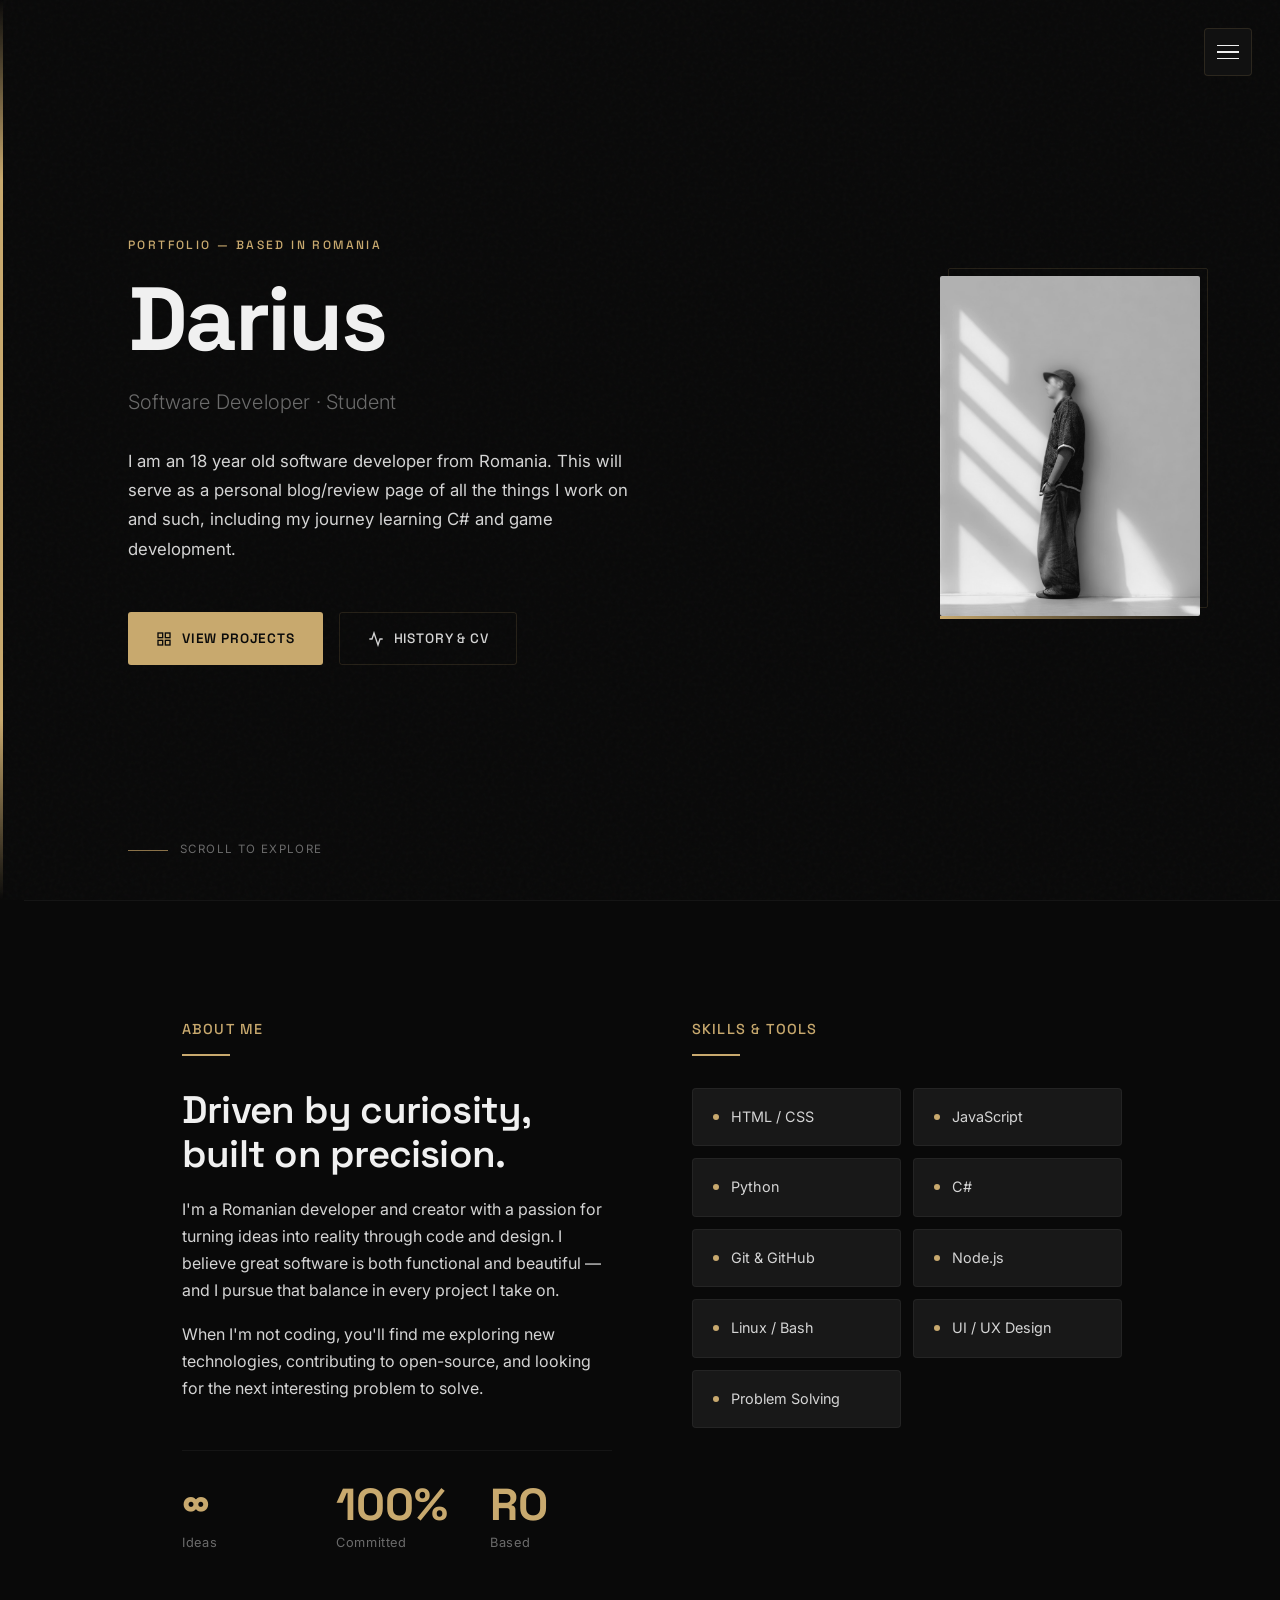
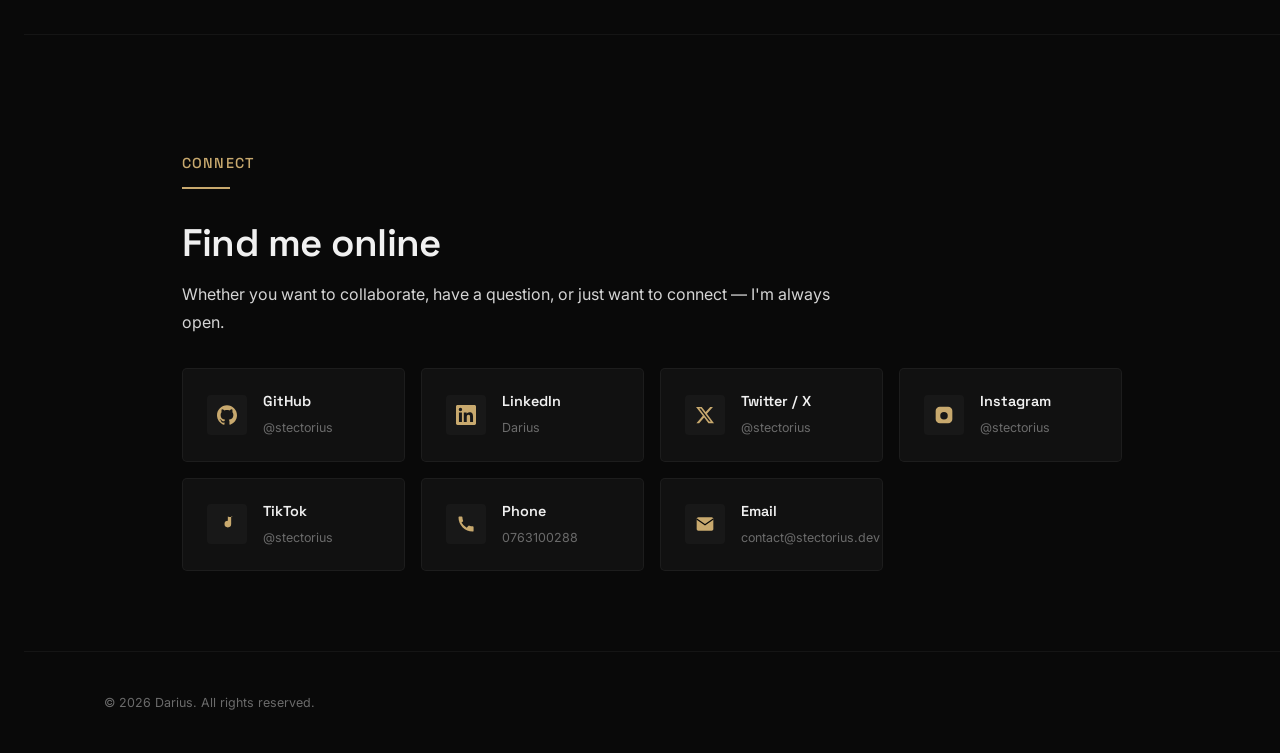
<file: index.html>
<!DOCTYPE html>
<html lang="en">
<head>
  <meta charset="UTF-8" />
  <meta name="viewport" content="width=device-width, initial-scale=1.0" />
  <title>Darius — Portfolio</title>
  <link rel="icon" type="image/png" href="favicon.png" />
  <link rel="stylesheet" href="styles.css" />
  <style>
    /* ── Page-specific styles ── */

    /* Hero */
    .hero {
      min-height: 100vh;
      display: flex;
      flex-direction: column;
      justify-content: center;
      padding: 0 80px 0 104px;
      position: relative;
    }

    .hero-eyebrow {
      font-family: 'Space Grotesk', sans-serif;
      font-size: 0.75rem;
      font-weight: 500;
      letter-spacing: 0.2em;
      text-transform: uppercase;
      color: var(--gold);
      margin-bottom: 20px;
    }

    .hero-name {
      font-size: clamp(2.8rem, 7vw, 6rem);
      font-weight: 700;
      line-height: 1.0;
      letter-spacing: -0.03em;
      color: var(--text-heading);
    }
    .hero-name .highlight { color: var(--gold); }

    .hero-title {
      margin-top: 20px;
      font-family: 'Inter', sans-serif;
      font-size: clamp(1rem, 2vw, 1.25rem);
      font-weight: 300;
      color: var(--text-muted);
      letter-spacing: 0.01em;
    }

    .hero-desc {
      margin-top: 28px;
      max-width: 520px;
      font-size: 1.05rem;
      color: var(--text);
      line-height: 1.75;
    }

    .hero-cta {
      margin-top: 48px;
      display: flex;
      gap: 16px;
      flex-wrap: wrap;
    }

    .btn-primary {
      display: inline-flex;
      align-items: center;
      gap: 10px;
      padding: 14px 28px;
      background: var(--gold);
      color: #0a0a0a;
      font-family: 'Space Grotesk', sans-serif;
      font-size: 0.85rem;
      font-weight: 600;
      letter-spacing: 0.06em;
      text-transform: uppercase;
      border-radius: 3px;
      transition: background var(--transition), transform var(--transition);
    }
    .btn-primary:hover { background: #d4b87a; color: #0a0a0a; transform: translateY(-2px); }

    .btn-outline {
      display: inline-flex;
      align-items: center;
      gap: 10px;
      padding: 14px 28px;
      border: 1px solid var(--border);
      color: var(--text);
      font-family: 'Space Grotesk', sans-serif;
      font-size: 0.85rem;
      font-weight: 500;
      letter-spacing: 0.06em;
      text-transform: uppercase;
      border-radius: 3px;
      transition: all var(--transition);
    }
    .btn-outline:hover { border-color: var(--gold); color: var(--gold); transform: translateY(-2px); }

    /* Scroll indicator */
    .scroll-hint {
      position: absolute;
      bottom: 40px;
      left: 104px;
      display: flex;
      align-items: center;
      gap: 12px;
      font-size: 0.72rem;
      letter-spacing: 0.12em;
      text-transform: uppercase;
      color: var(--text-muted);
    }
    .scroll-line {
      width: 40px; height: 1px;
      background: var(--gold-dim);
      position: relative;
      overflow: hidden;
    }
    .scroll-line::after {
      content: '';
      position: absolute;
      top: 0; left: -100%;
      width: 100%; height: 100%;
      background: var(--gold);
      animation: scanline 2s ease-in-out infinite;
    }
    @keyframes scanline {
      0%   { left: -100%; }
      50%  { left: 0%; }
      100% { left: 100%; }
    }

    /* About section */
    .about-grid {
      display: grid;
      grid-template-columns: 1fr 1fr;
      gap: 80px;
      align-items: start;
    }

    .about-stat {
      display: flex;
      flex-direction: column;
      gap: 4px;
    }
    .stat-value {
      font-family: 'Space Grotesk', sans-serif;
      font-size: 2.8rem;
      font-weight: 700;
      color: var(--gold);
      line-height: 1;
    }
    .stat-label {
      font-size: 0.8rem;
      color: var(--text-muted);
      letter-spacing: 0.05em;
    }
    .stats-row {
      display: grid;
      grid-template-columns: repeat(3, 1fr);
      gap: 32px;
      margin-top: 48px;
      padding-top: 32px;
      border-top: 1px solid var(--border-subtle);
    }

    /* Skills */
    .skills-grid {
      display: grid;
      grid-template-columns: repeat(auto-fill, minmax(200px, 1fr));
      gap: 12px;
      margin-top: 32px;
    }
    .skill-item {
      padding: 16px 20px;
      background: var(--bg-raised);
      border: 1px solid var(--border-subtle);
      border-radius: 4px;
      display: flex;
      align-items: center;
      gap: 12px;
      font-size: 0.9rem;
      color: var(--text);
      transition: border-color var(--transition);
    }
    .skill-item:hover { border-color: var(--border); }
    .skill-dot {
      width: 6px; height: 6px;
      border-radius: 50%;
      background: var(--gold);
      flex-shrink: 0;
    }

    /* Social links section */
    .social-grid {
      display: grid;
      grid-template-columns: repeat(auto-fill, minmax(220px, 1fr));
      gap: 16px;
      margin-top: 32px;
    }
    .social-card {
      display: flex;
      align-items: center;
      gap: 16px;
      padding: 20px 24px;
      background: var(--bg-card);
      border: 1px solid var(--border-subtle);
      border-radius: 5px;
      color: var(--text);
      transition: all var(--transition);
    }
    .social-card:hover {
      border-color: var(--border);
      transform: translateY(-3px);
      color: var(--text-heading);
    }
    .social-icon {
      width: 40px; height: 40px;
      display: flex; align-items: center; justify-content: center;
      background: var(--bg-raised);
      border-radius: 4px;
      flex-shrink: 0;
    }
    .social-icon svg { width: 20px; height: 20px; fill: var(--gold); }
    .social-info strong {
      display: block;
      font-family: 'Space Grotesk', sans-serif;
      font-size: 0.9rem;
      font-weight: 600;
      color: var(--text-heading);
    }
    .social-info span { font-size: 0.78rem; color: var(--text-muted); }

    /* Section separator */
    .sep {
      width: 100%;
      height: 1px;
      background: var(--border-subtle);
      margin: 0 auto;
    }

    @media (max-width: 768px) {
      .hero { padding: 80px 28px 80px 52px; }
      .scroll-hint { left: 52px; }
      .about-grid { grid-template-columns: 1fr; gap: 40px; }
      .stats-row { grid-template-columns: 1fr 1fr; }
    }

    /* Hero photo layout */
    .hero-inner {
      display: grid;
      grid-template-columns: 1fr auto;
      gap: 60px;
      align-items: center;
      width: 100%;
    }
    .hero-text { display: flex; flex-direction: column; }

    .hero-photo-wrap {
      position: relative;
      flex-shrink: 0;
    }
    .hero-photo {
      width: 260px;
      height: 340px;
      object-fit: cover;
      object-position: center top;
      display: block;
      filter: grayscale(100%) contrast(1.05);
      border-radius: 2px;
    }
    .hero-photo-frame {
      position: relative;
      display: inline-block;
    }
    .hero-photo-frame::before {
      content: '';
      position: absolute;
      inset: -8px -8px 8px 8px;
      border: 1px solid var(--border);
      border-radius: 2px;
      z-index: 0;
      pointer-events: none;
    }
    .hero-photo-frame::after {
      content: '';
      position: absolute;
      bottom: -3px; left: 0; right: 0;
      height: 3px;
      background: linear-gradient(90deg, var(--gold), transparent);
    }
    .hero-photo-frame img { position: relative; z-index: 1; }

    /* Nav avatar */
    .nav-avatar {
      width: 48px; height: 48px;
      border-radius: 50%;
      object-fit: cover;
      object-position: center top;
      filter: grayscale(100%);
      border: 1px solid var(--border);
      margin-bottom: 20px;
      display: block;
    }

    @media (max-width: 900px) {
      .hero-inner { grid-template-columns: 1fr; gap: 40px; }
      .hero-photo-wrap { display: flex; justify-content: flex-start; }
      .hero-photo { width: 180px; height: 240px; }
    }
  </style>
</head>
<body>

  <!-- Golden Rail -->
  <div class="rail" aria-hidden="true"></div>

  <!-- Menu Overlay -->
  <div class="nav-overlay" aria-hidden="true"></div>

  <!-- Navigation Drawer -->
  <nav class="nav-drawer" aria-label="Main navigation">
    <img src="profile_picture.JPG" alt="Darius profile photo" class="nav-avatar" />
    <p class="nav-label">Navigation</p>
    <ul class="nav-links">
      <li>
        <a href="index.html" class="active">
          <svg class="nav-icon" viewBox="0 0 24 24" fill="none" stroke="currentColor" stroke-width="1.5"><path d="M3 9l9-7 9 7v11a2 2 0 01-2 2H5a2 2 0 01-2-2z"/><polyline points="9,22 9,12 15,12 15,22"/></svg>
          <span data-lang="en" class="lang-active">Introduction</span>
          <span data-lang="ro">Introducere</span>
          <span class="nav-number">01</span>
        </a>
      </li>
      <li>
        <a href="projects.html">
          <svg class="nav-icon" viewBox="0 0 24 24" fill="none" stroke="currentColor" stroke-width="1.5"><rect x="3" y="3" width="7" height="7"/><rect x="14" y="3" width="7" height="7"/><rect x="14" y="14" width="7" height="7"/><rect x="3" y="14" width="7" height="7"/></svg>
          <span data-lang="en" class="lang-active">Projects</span>
          <span data-lang="ro">Proiecte</span>
          <span class="nav-number">02</span>
        </a>
      </li>
      <li>
        <a href="4craiova.html">
          <svg class="nav-icon" viewBox="0 0 24 24" fill="none" stroke="currentColor" stroke-width="1.5"><path d="M12 2l2.9 6.15L22 9.24l-5 4.87L18.18 22 12 18.27 5.82 22 7 14.11 2 9.24l7.1-1.09L12 2z"/></svg>
          <span data-lang="en" class="lang-active">4Craiova</span>
          <span data-lang="ro">4Craiova</span>
          <span class="nav-number">03</span>
        </a>
      </li>
      <li>
        <a href="history.html">
          <svg class="nav-icon" viewBox="0 0 24 24" fill="none" stroke="currentColor" stroke-width="1.5"><polyline points="22 12 18 12 15 21 9 3 6 12 2 12"/></svg>
          <span data-lang="en" class="lang-active">History & CV</span>
          <span data-lang="ro">Istoric & CV</span>
          <span class="nav-number">03</span>
        </a>
      </li>
    </ul>

    <div class="nav-socials">
      <a href="#" title="GitHub">
        <svg viewBox="0 0 24 24" fill="currentColor" width="18" height="18"><path d="M12 .297c-6.63 0-12 5.373-12 12 0 5.303 3.438 9.8 8.205 11.385.6.113.82-.258.82-.577 0-.285-.01-1.04-.015-2.04-3.338.724-4.042-1.61-4.042-1.61C4.422 18.07 3.633 17.7 3.633 17.7c-1.087-.744.084-.729.084-.729 1.205.084 1.838 1.236 1.838 1.236 1.07 1.835 2.809 1.305 3.495.998.108-.776.417-1.305.76-1.605-2.665-.3-5.466-1.332-5.466-5.93 0-1.31.465-2.38 1.235-3.22-.135-.303-.54-1.523.105-3.176 0 0 1.005-.322 3.3 1.23.96-.267 1.98-.399 3-.405 1.02.006 2.04.138 3 .405 2.28-1.552 3.285-1.23 3.285-1.23.645 1.653.24 2.873.12 3.176.765.84 1.23 1.91 1.23 3.22 0 4.61-2.805 5.625-5.475 5.92.42.36.81 1.096.81 2.22 0 1.606-.015 2.896-.015 3.286 0 .315.21.69.825.57C20.565 22.092 24 17.592 24 12.297c0-6.627-5.373-12-12-12"/></svg>
      </a>
      <a href="#" title="LinkedIn">
        <svg viewBox="0 0 24 24" fill="currentColor" width="18" height="18"><path d="M20.447 20.452h-3.554v-5.569c0-1.328-.027-3.037-1.852-3.037-1.853 0-2.136 1.445-2.136 2.939v5.667H9.351V9h3.414v1.561h.046c.477-.9 1.637-1.85 3.37-1.85 3.601 0 4.267 2.37 4.267 5.455v6.286zM5.337 7.433a2.062 2.062 0 01-2.063-2.065 2.064 2.064 0 112.063 2.065zm1.782 13.019H3.555V9h3.564v11.452zM22.225 0H1.771C.792 0 0 .774 0 1.729v20.542C0 23.227.792 24 1.771 24h20.451C23.2 24 24 23.227 24 22.271V1.729C24 .774 23.2 0 22.222 0h.003z"/></svg>
      </a>
      <a href="#" title="Twitter / X">
        <svg viewBox="0 0 24 24" fill="currentColor" width="18" height="18"><path d="M18.244 2.25h3.308l-7.227 8.26 8.502 11.24H16.17l-5.214-6.817L4.99 21.75H1.68l7.73-8.835L1.254 2.25H8.08l4.713 6.231zm-1.161 17.52h1.833L7.084 4.126H5.117z"/></svg>
      </a>
      <a href="https://www.instagram.com/stectorius" title="Instagram" target="_blank" rel="noopener">
        <svg viewBox="0 0 24 24" width="18" height="18" fill="currentColor"><path d="M7 2h10a5 5 0 015 5v10a5 5 0 01-5 5H7a5 5 0 01-5-5V7a5 5 0 015-5zm5 6.5A4.5 4.5 0 1016.5 13 4.5 4.5 0 0012 8.5zm6.8-3.6a1.08 1.08 0 11-1.08-1.08A1.08 1.08 0 0118.8 4.9z"/></svg>
      </a>
      <a href="https://www.tiktok.com/@stectorius" title="TikTok" target="_blank" rel="noopener">
        <svg viewBox="0 0 24 24" width="18" height="18" fill="currentColor"><path d="M17 3v9.1a4 4 0 11-4-4V3a7 7 0 006 0z"/></svg>
      </a>
      <a href="mailto:contact@stectorius.dev" title="Email">
        <svg viewBox="0 0 24 24" width="18" height="18" fill="currentColor"><path d="M4 4h16v12H4z"/><path d="M22 6l-10 7L2 6" fill="none" stroke="currentColor" stroke-width="0.5"/></svg>
      </a>
      <a href="tel:+40763100288" title="Phone">
        <svg viewBox="0 0 24 24" width="18" height="18" fill="currentColor"><path d="M6.6 10.2a15.05 15.05 0 006.2 6.2l2.2-2.2a1 1 0 011.1-.2c1.2.5 2.6.8 4 .8a1 1 0 011 1V20a1 1 0 01-1 1A17 17 0 013 4a1 1 0 011-1h2.7a1 1 0 011 1c0 1.4.3 2.8.8 4a1 1 0 01-.2 1.1L6.6 10.2z"/></svg>
      </a>
    </div>

    <!-- Language switcher -->
    <div class="lang-switch">
      <button class="lang-btn" data-lang-btn="en">EN</button>
      <button class="lang-btn" data-lang-btn="ro">RO</button>
    </div>
  </nav>

  <!-- Hamburger -->
  <button class="menu-toggle" aria-label="Toggle menu" aria-expanded="false">
    <span></span><span></span><span></span>
  </button>

  <!-- ════════════════════════════════════════
       PAGE CONTENT
  ════════════════════════════════════════ -->
  <div class="page-wrapper">

    <!-- ── HERO ── -->
    <section class="hero">
      <div class="hero-inner">
        <div class="hero-text">
          <p class="hero-eyebrow reveal">
            <span data-lang="en" class="lang-active">Portfolio — Based in Romania</span>
            <span data-lang="ro">Portofoliu — Bazat în România</span>
          </p>

          <h1 class="hero-name reveal" style="transition-delay:0.1s">
            Darius
          </h1>

          <p class="hero-title reveal" style="transition-delay:0.2s">
            <span data-lang="en" class="lang-active">Software Developer · Student</span>
            <span data-lang="ro">Dezvoltator Software · Student</span>
          </p>

          <p class="hero-desc reveal" style="transition-delay:0.3s">
            <span data-lang="en" class="lang-active">
              I am an 18 year old software developer from Romania. This will serve as a personal blog/review page of all the things I work on and such, including my journey learning C# and game development.
            </span>
            <span data-lang="ro">
              Am 18 ani și sunt dezvoltator software din România. Aceasta va servi ca un blog personal/review pentru toate lucrurile la care lucrez și altele, inclusiv parcursul meu de învățare C# și dezvoltare de jocuri.
            </span>
          </p>

          <div class="hero-cta reveal" style="transition-delay:0.4s">
            <a href="projects.html" class="btn-primary">
              <svg width="16" height="16" viewBox="0 0 24 24" fill="none" stroke="currentColor" stroke-width="2"><rect x="3" y="3" width="7" height="7"/><rect x="14" y="3" width="7" height="7"/><rect x="14" y="14" width="7" height="7"/><rect x="3" y="14" width="7" height="7"/></svg>
              <span data-lang="en" class="lang-active">View Projects</span>
              <span data-lang="ro">Vezi Proiecte</span>
            </a>
            <a href="history.html" class="btn-outline">
              <svg width="16" height="16" viewBox="0 0 24 24" fill="none" stroke="currentColor" stroke-width="2"><polyline points="22 12 18 12 15 21 9 3 6 12 2 12"/></svg>
              <span data-lang="en" class="lang-active">History & CV</span>
              <span data-lang="ro">Istoric & CV</span>
            </a>
          </div>
        </div>

        <!-- Profile photo -->
        <div class="hero-photo-wrap reveal" style="transition-delay:0.25s">
          <div class="hero-photo-frame">
            <img src="profile_picture.JPG" alt="Darius profile photo" class="hero-photo" />
          </div>
        </div>
      </div>

      <div class="scroll-hint reveal" style="transition-delay:0.6s" aria-hidden="true">
        <div class="scroll-line"></div>
        <span data-lang="en" class="lang-active">Scroll to explore</span>
        <span data-lang="ro">Derulează pentru a explora</span>
      </div>
    </section>

    <div class="sep"></div>

    <!-- ── ABOUT ── -->
    <section class="section">
      <div class="about-grid">
        <div>
          <h4 class="reveal">
            <span data-lang="en" class="lang-active">About Me</span>
            <span data-lang="ro">Despre Mine</span>
          </h4>
          <div class="gold-divider reveal" style="transition-delay:0.1s"></div>
          <h2 class="reveal" style="transition-delay:0.1s">
            <span data-lang="en" class="lang-active">Driven by curiosity,<br>built on precision.</span>
            <span data-lang="ro">Condus de curiozitate,<br>construit pe precizie.</span>
          </h2>
          <p class="reveal" style="margin-top:20px; transition-delay:0.2s">
            <span data-lang="en" class="lang-active">
              I'm a Romanian developer and creator with a passion for turning ideas into
              reality through code and design. I believe great software is both functional
              and beautiful — and I pursue that balance in every project I take on.
            </span>
            <span data-lang="ro">
              Sunt un dezvoltator și creator român cu o pasiune pentru a transforma ideile
              în realitate prin cod și design. Cred că software-ul bun este atât funcțional
              cât și frumos — și urmăresc acel echilibru în fiecare proiect pe care îl abordez.
            </span>
          </p>
          <p class="reveal" style="margin-top:16px; transition-delay:0.25s">
            <span data-lang="en" class="lang-active">
              When I'm not coding, you'll find me exploring new technologies, contributing
              to open-source, and looking for the next interesting problem to solve.
            </span>
            <span data-lang="ro">
              Când nu scriu cod, mă găsești explorând tehnologii noi, contribuind la
              open-source și căutând următoarea problemă interesantă de rezolvat.
            </span>
          </p>

          <div class="stats-row">
            <div class="about-stat reveal" style="transition-delay:0.3s">
              <span class="stat-value">∞</span>
              <span class="stat-label">
                <span data-lang="en" class="lang-active">Ideas</span>
                <span data-lang="ro">Idei</span>
              </span>
            </div>
            <div class="about-stat reveal" style="transition-delay:0.35s">
              <span class="stat-value">100%</span>
              <span class="stat-label">
                <span data-lang="en" class="lang-active">Committed</span>
                <span data-lang="ro">Dedicat</span>
              </span>
            </div>
            <div class="about-stat reveal" style="transition-delay:0.4s">
              <span class="stat-value">RO</span>
              <span class="stat-label">
                <span data-lang="en" class="lang-active">Based</span>
                <span data-lang="ro">Localizat</span>
              </span>
            </div>
          </div>
        </div>

        <div>
          <h4 class="reveal">
            <span data-lang="en" class="lang-active">Skills & Tools</span>
            <span data-lang="ro">Abilități & Instrumente</span>
          </h4>
          <div class="gold-divider reveal" style="transition-delay:0.1s"></div>
          <div class="skills-grid">
            <div class="skill-item reveal" style="transition-delay:0.15s"><span class="skill-dot"></span>HTML / CSS</div>
            <div class="skill-item reveal" style="transition-delay:0.18s"><span class="skill-dot"></span>JavaScript</div>
            <div class="skill-item reveal" style="transition-delay:0.21s"><span class="skill-dot"></span>Python</div>
            <div class="skill-item reveal" style="transition-delay:0.24s"><span class="skill-dot"></span>C#</div>
            <div class="skill-item reveal" style="transition-delay:0.24s"><span class="skill-dot"></span>Git & GitHub</div>
            <div class="skill-item reveal" style="transition-delay:0.27s"><span class="skill-dot"></span>Node.js</div>
            <div class="skill-item reveal" style="transition-delay:0.30s"><span class="skill-dot"></span>Linux / Bash</div>
            <div class="skill-item reveal" style="transition-delay:0.33s"><span class="skill-dot"></span>UI / UX Design</div>
            <div class="skill-item reveal" style="transition-delay:0.36s"><span class="skill-dot"></span>Problem Solving</div>
          </div>
        </div>
      </div>
    </section>

    <div class="sep"></div>

    <!-- ── CONNECT ── -->
    <section class="section">
      <h4 class="reveal">
        <span data-lang="en" class="lang-active">Connect</span>
        <span data-lang="ro">Conectează-te</span>
      </h4>
      <div class="gold-divider reveal" style="transition-delay:0.1s"></div>
      <h2 class="reveal" style="transition-delay:0.1s">
        <span data-lang="en" class="lang-active">Find me online</span>
        <span data-lang="ro">Găsește-mă online</span>
      </h2>
      <p class="reveal" style="margin-top:16px; transition-delay:0.15s">
        <span data-lang="en" class="lang-active">Whether you want to collaborate, have a question, or just want to connect — I'm always open.</span>
        <span data-lang="ro">Dacă vrei să colaborezi, ai o întrebare, sau vrei doar să te conectezi — sunt mereu deschis.</span>
      </p>

      <div class="social-grid">
        <a href="#" class="social-card reveal" style="transition-delay:0.2s">
          <div class="social-icon">
            <svg viewBox="0 0 24 24"><path d="M12 .297c-6.63 0-12 5.373-12 12 0 5.303 3.438 9.8 8.205 11.385.6.113.82-.258.82-.577 0-.285-.01-1.04-.015-2.04-3.338.724-4.042-1.61-4.042-1.61C4.422 18.07 3.633 17.7 3.633 17.7c-1.087-.744.084-.729.084-.729 1.205.084 1.838 1.236 1.838 1.236 1.07 1.835 2.809 1.305 3.495.998.108-.776.417-1.305.76-1.605-2.665-.3-5.466-1.332-5.466-5.93 0-1.31.465-2.38 1.235-3.22-.135-.303-.54-1.523.105-3.176 0 0 1.005-.322 3.3 1.23.96-.267 1.98-.399 3-.405 1.02.006 2.04.138 3 .405 2.28-1.552 3.285-1.23 3.285-1.23.645 1.653.24 2.873.12 3.176.765.84 1.23 1.91 1.23 3.22 0 4.61-2.805 5.625-5.475 5.92.42.36.81 1.096.81 2.22 0 1.606-.015 2.896-.015 3.286 0 .315.21.69.825.57C20.565 22.092 24 17.592 24 12.297c0-6.627-5.373-12-12-12"/></svg>
          </div>
          <div class="social-info">
            <strong>GitHub</strong>
            <span>@stectorius</span>
          </div>
        </a>

        <a href="#" class="social-card reveal" style="transition-delay:0.25s">
          <div class="social-icon">
            <svg viewBox="0 0 24 24"><path d="M20.447 20.452h-3.554v-5.569c0-1.328-.027-3.037-1.852-3.037-1.853 0-2.136 1.445-2.136 2.939v5.667H9.351V9h3.414v1.561h.046c.477-.9 1.637-1.85 3.37-1.85 3.601 0 4.267 2.37 4.267 5.455v6.286zM5.337 7.433a2.062 2.062 0 01-2.063-2.065 2.064 2.064 0 112.063 2.065zm1.782 13.019H3.555V9h3.564v11.452zM22.225 0H1.771C.792 0 0 .774 0 1.729v20.542C0 23.227.792 24 1.771 24h20.451C23.2 24 24 23.227 24 22.271V1.729C24 .774 23.2 0 22.222 0h.003z"/></svg>
          </div>
          <div class="social-info">
            <strong>LinkedIn</strong>
            <span>Darius</span>
          </div>
        </a>

        <a href="#" class="social-card reveal" style="transition-delay:0.30s">
          <div class="social-icon">
            <svg viewBox="0 0 24 24"><path d="M18.244 2.25h3.308l-7.227 8.26 8.502 11.24H16.17l-5.214-6.817L4.99 21.75H1.68l7.73-8.835L1.254 2.25H8.08l4.713 6.231zm-1.161 17.52h1.833L7.084 4.126H5.117z"/></svg>
          </div>
          <div class="social-info">
            <strong>Twitter / X</strong>
            <span>@stectorius</span>
          </div>
        </a>

        <a href="https://www.instagram.com/stectorius" class="social-card reveal" style="transition-delay:0.30s" target="_blank" rel="noopener">
          <div class="social-icon">
            <svg viewBox="0 0 24 24"><path d="M7 2h10a5 5 0 015 5v10a5 5 0 01-5 5H7a5 5 0 01-5-5V7a5 5 0 015-5zm5 6.5A4.5 4.5 0 1016.5 13 4.5 4.5 0 0012 8.5z"/></svg>
          </div>
          <div class="social-info">
            <strong>Instagram</strong>
            <span>@stectorius</span>
          </div>
        </a>

        <a href="https://www.tiktok.com/@stectorius" class="social-card reveal" style="transition-delay:0.32s" target="_blank" rel="noopener">
          <div class="social-icon">
            <svg viewBox="0 0 24 24"><path d="M17 3v9.1a4 4 0 11-4-4V3a7 7 0 006 0z"/></svg>
          </div>
          <div class="social-info">
            <strong>TikTok</strong>
            <span>@stectorius</span>
          </div>
        </a>

        <a href="tel:+40763100288" class="social-card reveal" style="transition-delay:0.34s">
          <div class="social-icon">
            <svg viewBox="0 0 24 24"><path d="M6.6 10.2a15.05 15.05 0 006.2 6.2l2.2-2.2a1 1 0 011.1-.2c1.2.5 2.6.8 4 .8a1 1 0 011 1V20a1 1 0 01-1 1A17 17 0 013 4a1 1 0 011-1h2.7a1 1 0 011 1c0 1.4.3 2.8.8 4a1 1 0 01-.2 1.1L6.6 10.2z"/></svg>
          </div>
          <div class="social-info">
            <strong>Phone</strong>
            <span>0763100288</span>
          </div>
        </a>

        <a href="mailto:contact@stectorius.dev" class="social-card reveal" style="transition-delay:0.35s">
          <div class="social-icon">
            <svg viewBox="0 0 24 24"><path d="M4 4h16c1.1 0 2 .9 2 2v12c0 1.1-.9 2-2 2H4c-1.1 0-2-.9-2-2V6c0-1.1.9-2 2-2z"/><polyline points="22,6 12,13 2,6" fill="none" stroke="#090909" stroke-width="1.5"/></svg>
          </div>
          <div class="social-info">
            <strong>Email</strong>
            <span>contact@stectorius.dev</span>
          </div>
        </a>
      </div>
    </section>

    <footer style="padding: 40px 80px; border-top: 1px solid var(--border-subtle);">
      <p style="font-size: 0.78rem; color: var(--text-muted); max-width: 100%;">
        <span data-lang="en" class="lang-active">© 2026 Darius. All rights reserved.</span>
        <span data-lang="ro">© 2026 Darius. Toate drepturile rezervate.</span>
      </p>
    </footer>

  </div><!-- /page-wrapper -->

  <script src="main.js"></script>
</body>
</html>
</file>
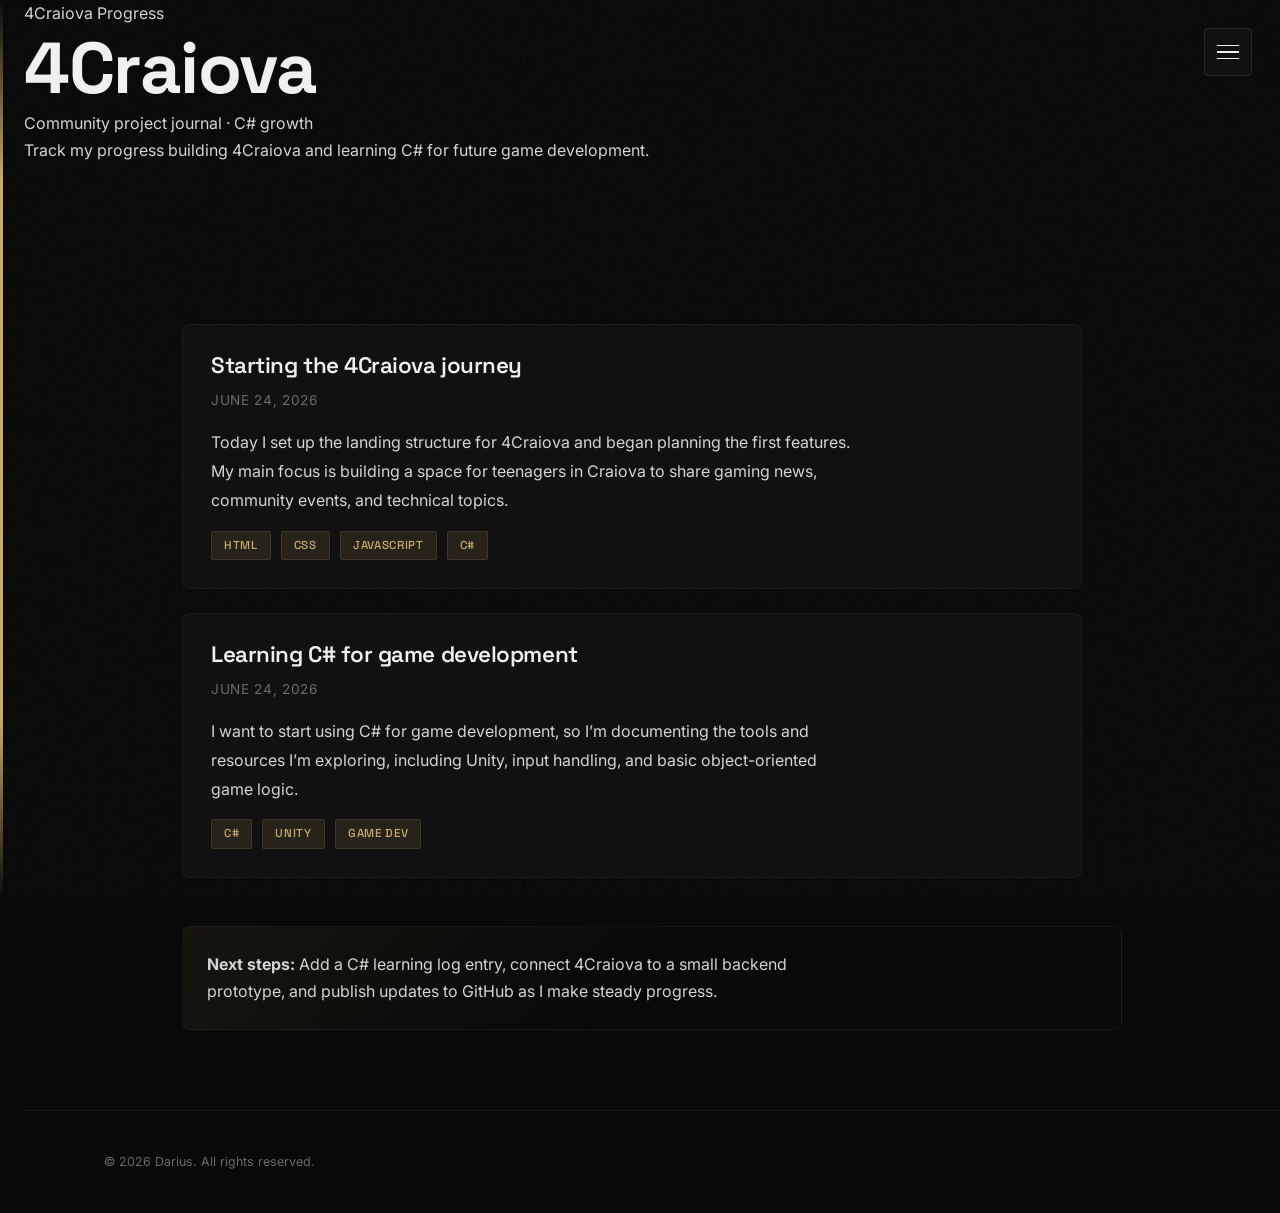
<file: 4craiova.html>
<!DOCTYPE html>
<html lang="en">
<head>
  <meta charset="UTF-8" />
  <meta name="viewport" content="width=device-width, initial-scale=1.0" />
  <title>4Craiova Progress — Darius</title>
  <link rel="icon" type="image/png" href="favicon.png" />
  <link rel="stylesheet" href="styles.css" />
  <style>
    .page-hero {
      padding: 160px 80px 80px 104px;
      position: relative;
    }
    .page-hero::after {
      content: '';
      position: absolute;
      top: 0; right: 0;
      width: 45%; height: 100%;
      background: radial-gradient(ellipse at top right, var(--gold-glow) 0%, transparent 70%);
      pointer-events: none;
    }
    .post-list {
      display: grid;
      gap: 24px;
      max-width: 900px;
      margin-top: 40px;
    }
    .post-card {
      padding: 28px;
      background: var(--bg-card);
      border: 1px solid var(--border-subtle);
      border-radius: 8px;
      transition: border-color var(--transition), transform var(--transition);
    }
    .post-card:hover { border-color: var(--border); transform: translateY(-2px); }
    .post-card h3 { margin-bottom: 10px; }
    .post-card time {
      display: block;
      margin-bottom: 16px;
      color: var(--text-muted);
      font-size: 0.85rem;
      letter-spacing: 0.05em;
      text-transform: uppercase;
    }
    .post-card p { color: var(--text); line-height: 1.8; }
    .progress-note {
      margin-top: 48px;
      padding: 24px;
      background: linear-gradient(135deg, rgba(200,169,110,0.08), transparent 50%);
      border: 1px solid var(--border-subtle);
      border-radius: 8px;
    }
    .progress-tags { margin-top: 16px; display: flex; flex-wrap: wrap; gap: 10px; }
    .progress-tags .tag { font-size: 0.72rem; }
    @media (max-width: 900px) {
      .page-hero { padding: 100px 28px 60px 52px; }
    }
  </style>
</head>
<body>
  <div class="rail" aria-hidden="true"></div>
  <div class="nav-overlay" aria-hidden="true"></div>
  <nav class="nav-drawer" aria-label="Main navigation">
    <img src="profile_picture.JPG" alt="Darius profile photo" class="nav-avatar" />
    <p class="nav-label">Navigation</p>
    <ul class="nav-links">
      <li>
        <a href="index.html">
          <svg class="nav-icon" viewBox="0 0 24 24" fill="none" stroke="currentColor" stroke-width="1.5"><path d="M3 9l9-7 9 7v11a2 2 0 01-2 2H5a2 2 0 01-2-2z"/><polyline points="9,22 9,12 15,12 15,22"/></svg>
          <span data-lang="en" class="lang-active">Introduction</span>
          <span data-lang="ro">Introducere</span>
          <span class="nav-number">01</span>
        </a>
      </li>
      <li>
        <a href="projects.html">
          <svg class="nav-icon" viewBox="0 0 24 24" fill="none" stroke="currentColor" stroke-width="1.5"><rect x="3" y="3" width="7" height="7"/><rect x="14" y="3" width="7" height="7"/><rect x="14" y="14" width="7" height="7"/><rect x="3" y="14" width="7" height="7"/></svg>
          <span data-lang="en" class="lang-active">Projects</span>
          <span data-lang="ro">Proiecte</span>
          <span class="nav-number">02</span>
        </a>
      </li>
      <li>
        <a href="4craiova.html" class="active">
          <svg class="nav-icon" viewBox="0 0 24 24" fill="none" stroke="currentColor" stroke-width="1.5"><path d="M12 2l2.9 6.15L22 9.24l-5 4.87L18.18 22 12 18.27 5.82 22 7 14.11 2 9.24l7.1-1.09L12 2z"/></svg>
          <span data-lang="en" class="lang-active">4Craiova</span>
          <span data-lang="ro">4Craiova</span>
          <span class="nav-number">04</span>
        </a>
      </li>
      <li>
        <a href="history.html">
          <svg class="nav-icon" viewBox="0 0 24 24" fill="none" stroke="currentColor" stroke-width="1.5"><polyline points="22 12 18 12 15 21 9 3 6 12 2 12"/></svg>
          <span data-lang="en" class="lang-active">History & CV</span>
          <span data-lang="ro">Istoric & CV</span>
          <span class="nav-number">03</span>
        </a>
      </li>
    </ul>
    <div class="nav-socials">
      <a href="https://github.com/stectorius" title="GitHub" target="_blank" rel="noopener">
        <svg viewBox="0 0 24 24" fill="currentColor" width="18" height="18"><path d="M12 .297c-6.63 0-12 5.373-12 12 0 5.303 3.438 9.8 8.205 11.385.6.113.82-.258.82-.577 0-.285-.01-1.04-.015-2.04-3.338.724-4.042-1.61-4.042-1.61C4.422 18.07 3.633 17.7 3.633 17.7c-1.087-.744.084-.729.084-.729 1.205.084 1.838 1.236 1.838 1.236 1.07 1.835 2.809 1.305 3.495.998.108-.776.417-1.305.76-1.605-2.665-.3-5.466-1.332-5.466-5.93 0-1.31.465-2.38 1.235-3.22-.135-.303-.54-1.523.105-3.176 0 0 1.005-.322 3.3 1.23.96-.267 1.98-.399 3-.405 1.02.006 2.04.138 3 .405 2.28-1.552 3.285-1.23 3.285-1.23.645 1.653.24 2.873.12 3.176.765.84 1.23 1.91 1.23 3.22 0 4.61-2.805 5.625-5.475 5.92.42.36.81 1.096.81 2.22 0 1.606-.015 2.896-.015 3.286 0 .315.21.69.825.57C20.565 22.092 24 17.592 24 12.297c0-6.627-5.373-12-12-12"/></svg>
      </a>
      <a href="#" title="LinkedIn" target="_blank" rel="noopener">
        <svg viewBox="0 0 24 24" fill="currentColor" width="18" height="18"><path d="M20.447 20.452h-3.554v-5.569c0-1.328-.027-3.037-1.852-3.037-1.853 0-2.136 1.445-2.136 2.939v5.667H9.351V9h3.414v1.561h.046c.477-.9 1.637-1.85 3.37-1.85 3.601 0 4.267 2.37 4.267 5.455v6.286zM5.337 7.433a2.062 2.062 0 01-2.063-2.065 2.064 2.064 0 112.063 2.065zm1.782 13.019H3.555V9h3.564v11.452zM22.225 0H1.771C.792 0 0 .774 0 1.729v20.542C0 23.227.792 24 1.771 24h20.451C23.2 24 24 23.227 24 22.271V1.729C24 .774 23.2 0 22.222 0h.003z"/></svg>
      </a>
    </div>
  </nav>
  <button class="menu-toggle" aria-label="Toggle menu"><span></span><span></span><span></span></button>
  <div class="page-wrapper">
    <section class="hero">
      <div class="hero-inner">
        <div class="hero-text">
          <p class="hero-eyebrow reveal">
            <span data-lang="en" class="lang-active">4Craiova Progress</span>
            <span data-lang="ro">Progres 4Craiova</span>
          </p>
          <h1 class="hero-name reveal" style="transition-delay:0.1s">4Craiova</h1>
          <p class="hero-title reveal" style="transition-delay:0.2s">
            <span data-lang="en" class="lang-active">Community project journal · C# growth</span>
            <span data-lang="ro">Jurnal proiect comunitar · Creștere C#</span>
          </p>
          <p class="hero-desc reveal" style="transition-delay:0.3s">
            <span data-lang="en" class="lang-active">Track my progress building 4Craiova and learning C# for future game development.</span>
            <span data-lang="ro">Urmărește progresul meu în construirea 4Craiova și învățarea C# pentru dezvoltarea de jocuri.</span>
          </p>
        </div>
      </div>
    </section>
    <div class="sep"></div>
    <section class="section">
      <div class="post-list">
        <article class="post-card reveal">
          <h3>Starting the 4Craiova journey</h3>
          <time datetime="2026-06-24">June 24, 2026</time>
          <p>Today I set up the landing structure for 4Craiova and began planning the first features. My main focus is building a space for teenagers in Craiova to share gaming news, community events, and technical topics.</p>
          <div class="progress-tags">
            <span class="tag">HTML</span>
            <span class="tag">CSS</span>
            <span class="tag">JavaScript</span>
            <span class="tag">C#</span>
          </div>
        </article>
        <article class="post-card reveal" style="transition-delay:0.1s">
          <h3>Learning C# for game development</h3>
          <time datetime="2026-06-24">June 24, 2026</time>
          <p>I want to start using C# for game development, so I’m documenting the tools and resources I’m exploring, including Unity, input handling, and basic object-oriented game logic.</p>
          <div class="progress-tags">
            <span class="tag">C#</span>
            <span class="tag">Unity</span>
            <span class="tag">Game Dev</span>
          </div>
        </article>
      </div>
      <div class="progress-note reveal">
        <p><strong>Next steps:</strong> Add a C# learning log entry, connect 4Craiova to a small backend prototype, and publish updates to GitHub as I make steady progress.</p>
      </div>
    </section>
    <footer style="padding: 40px 80px; border-top: 1px solid var(--border-subtle);">
      <p style="font-size: 0.78rem; color: var(--text-muted); max-width: 100%;">
        <span data-lang="en" class="lang-active">© 2026 Darius. All rights reserved.</span>
        <span data-lang="ro">© 2026 Darius. Toate drepturile rezervate.</span>
      </p>
    </footer>
  </div>
  <script src="main.js"></script>
</body>
</html>
</file>
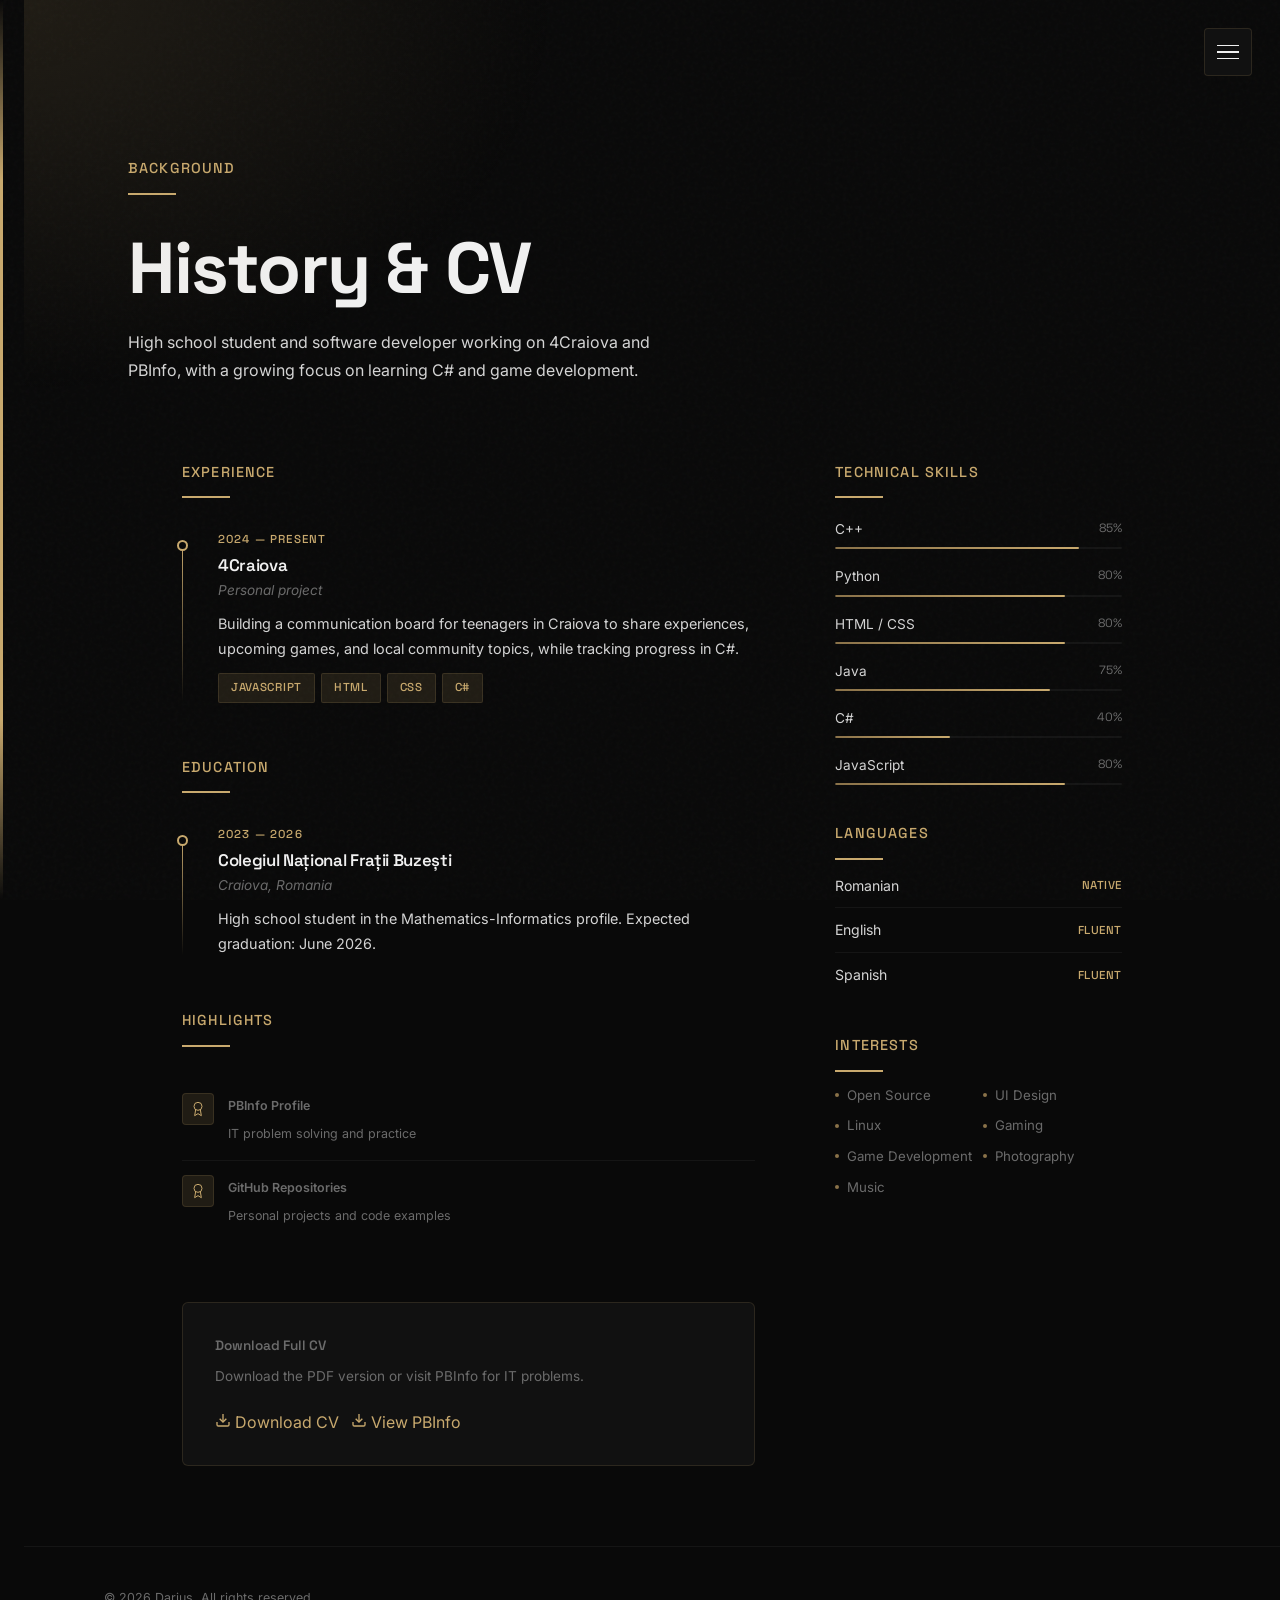
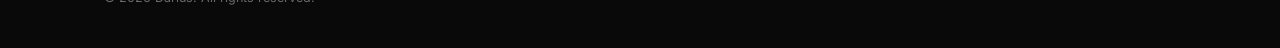
<file: history.html>
<!DOCTYPE html>
<html lang="en">
<head>
  <meta charset="UTF-8" />
  <meta name="viewport" content="width=device-width, initial-scale=1.0" />
  <title>History & CV — Darius</title>
  <link rel="stylesheet" href="styles.css" />
  <style>
    /* ── History & CV page styles ── */

    .page-hero {
      padding: 160px 80px 80px 104px;
      position: relative;
    }
    .page-hero::after {
      content: '';
      position: absolute;
      top: 0; left: 0;
      width: 50%;
      height: 100%;
      background: radial-gradient(ellipse at top left, var(--gold-glow) 0%, transparent 60%);
      pointer-events: none;
    }

    .cv-layout {
      display: grid;
      grid-template-columns: 2fr 1fr;
      gap: 80px;
      align-items: start;
    }

    /* ── Timeline ── */
    .timeline { position: relative; }
    .timeline::before {
      content: '';
      position: absolute;
      left: 0; top: 12px; bottom: 0;
      width: 1px;
      background: linear-gradient(to bottom, var(--gold) 0%, transparent 100%);
    }

    .tl-item {
      position: relative;
      padding-left: 36px;
      margin-bottom: 48px;
    }

    .tl-dot {
      position: absolute;
      left: -5px; top: 10px;
      width: 11px; height: 11px;
      border-radius: 50%;
      background: var(--bg);
      border: 2px solid var(--gold);
      transition: background var(--transition);
    }
    .tl-item:hover .tl-dot { background: var(--gold); }

    .tl-period {
      font-family: 'Space Grotesk', sans-serif;
      font-size: 0.72rem;
      font-weight: 500;
      letter-spacing: 0.1em;
      text-transform: uppercase;
      color: var(--gold);
      margin-bottom: 6px;
    }

    .tl-item h3 {
      font-size: 1.05rem;
      margin-bottom: 4px;
    }

    .tl-org {
      font-size: 0.85rem;
      color: var(--text-muted);
      font-style: italic;
      margin-bottom: 10px;
    }

    .tl-desc {
      font-size: 0.9rem;
      color: var(--text);
      max-width: 100%;
    }

    .tl-tags {
      display: flex;
      gap: 6px;
      flex-wrap: wrap;
      margin-top: 12px;
    }

    /* ── Sidebar ── */
    .cv-sidebar { position: sticky; top: 32px; }

    .sidebar-block {
      margin-bottom: 40px;
    }
    .sidebar-block h4 {
      margin-bottom: 8px;
    }

    /* Skills bars */
    .skill-bar-item {
      margin-bottom: 16px;
    }
    .skill-bar-header {
      display: flex;
      justify-content: space-between;
      margin-bottom: 6px;
      font-size: 0.85rem;
    }
    .skill-bar-label { color: var(--text); }
    .skill-bar-pct { color: var(--text-muted); font-family: 'Space Grotesk', sans-serif; font-size: 0.75rem; }
    .skill-bar-track {
      height: 2px;
      background: var(--border-subtle);
      border-radius: 1px;
      overflow: hidden;
    }
    .skill-bar-fill {
      height: 100%;
      background: linear-gradient(90deg, var(--gold-dim), var(--gold));
      border-radius: 1px;
      width: 0%;
      transition: width 1s ease 0.3s;
    }

    /* Languages */
    .lang-list { list-style: none; }
    .lang-list li {
      display: flex;
      justify-content: space-between;
      align-items: center;
      padding: 10px 0;
      border-bottom: 1px solid var(--border-subtle);
      font-size: 0.88rem;
    }
    .lang-list li:last-child { border-bottom: none; }
    .lang-level {
      font-size: 0.72rem;
      color: var(--gold);
      font-family: 'Space Grotesk', sans-serif;
      font-weight: 500;
      letter-spacing: 0.05em;
      text-transform: uppercase;
    }

    /* Interests */
    .interests-grid {
      display: grid;
      grid-template-columns: 1fr 1fr;
      gap: 8px;
      margin-top: 12px;
    }
    .interest-item {
      display: flex;
      align-items: center;
      gap: 8px;
      font-size: 0.83rem;
      color: var(--text-muted);
    }
    .interest-item::before {
      content: '';
      width: 4px; height: 4px;
      border-radius: 50%;
      background: var(--gold-dim);
      flex-shrink: 0;
    }

    /* CV Download banner */
    .cv-download {
      display: flex;
      align-items: center;
      justify-content: space-between;
      padding: 28px 32px;
      background: var(--bg-card);
      border: 1px solid var(--border);
      border-radius: 6px;
      margin-top: 60px;
      gap: 20px;
    }
    .cv-download-text strong {
      display: block;
      font-family: 'Space Grotesk', sans-serif;
      font-size: 1rem;
      font-weight: 600;
      color: var(--text-heading);
      margin-bottom: 4px;
    }
    .cv-download-text span { font-size: 0.85rem; color: var(--text-muted); }

    /* Certifications */
    .cert-list { list-style: none; }
    .cert-item {
      display: flex;
      gap: 14px;
      padding: 14px 0;
      border-bottom: 1px solid var(--border-subtle);
      align-items: flex-start;
    }
    .cert-item:last-child { border-bottom: none; }
    .cert-icon {
      width: 32px; height: 32px;
      background: var(--gold-glow);
      border: 1px solid var(--border);
      border-radius: 4px;
      display: flex; align-items: center; justify-content: center;
      flex-shrink: 0;
    }
    .cert-icon svg { width: 16px; height: 16px; stroke: var(--gold); fill: none; }
    .cert-info strong {
      display: block;
      font-size: 0.88rem;
      font-weight: 600;
      color: var(--text-heading);
      margin-bottom: 2px;
    }
    .cert-info span { font-size: 0.78rem; color: var(--text-muted); }

    @media (max-width: 900px) {
      .cv-layout { grid-template-columns: 1fr; gap: 60px; }
      .cv-sidebar { position: static; }
    }
    @media (max-width: 768px) {
      .page-hero { padding: 100px 28px 60px 52px; }
      .cv-download { flex-direction: column; align-items: flex-start; }
    }

    .nav-avatar {
      width: 48px; height: 48px;
      border-radius: 50%;
      object-fit: cover;
      object-position: center top;
      filter: grayscale(100%);
      border: 1px solid var(--border);
      margin-bottom: 20px;
      display: block;
    }
  </style>
</head>
<body>

  <div class="rail" aria-hidden="true"></div>
  <div class="nav-overlay" aria-hidden="true"></div>

  <nav class="nav-drawer" aria-label="Main navigation">
    <img src="profile_picture.JPG" alt="Darius profile photo" class="nav-avatar" />
    <p class="nav-label">Navigation</p>
    <ul class="nav-links">
      <li>
        <a href="index.html">
          <svg class="nav-icon" viewBox="0 0 24 24" fill="none" stroke="currentColor" stroke-width="1.5"><path d="M3 9l9-7 9 7v11a2 2 0 01-2 2H5a2 2 0 01-2-2z"/><polyline points="9,22 9,12 15,12 15,22"/></svg>
          <span data-lang="en" class="lang-active">Introduction</span>
          <span data-lang="ro">Introducere</span>
          <span class="nav-number">01</span>
        </a>
      </li>
      <li>
        <a href="projects.html">
          <svg class="nav-icon" viewBox="0 0 24 24" fill="none" stroke="currentColor" stroke-width="1.5"><rect x="3" y="3" width="7" height="7"/><rect x="14" y="3" width="7" height="7"/><rect x="14" y="14" width="7" height="7"/><rect x="3" y="14" width="7" height="7"/></svg>
          <span data-lang="en" class="lang-active">Projects</span>
          <span data-lang="ro">Proiecte</span>
          <span class="nav-number">02</span>
        </a>
      </li>
      <li>
        <a href="4craiova.html">
          <svg class="nav-icon" viewBox="0 0 24 24" fill="none" stroke="currentColor" stroke-width="1.5"><path d="M12 2l2.9 6.15L22 9.24l-5 4.87L18.18 22 12 18.27 5.82 22 7 14.11 2 9.24l7.1-1.09L12 2z"/></svg>
          <span data-lang="en" class="lang-active">4Craiova</span>
          <span data-lang="ro">4Craiova</span>
          <span class="nav-number">03</span>
        </a>
      </li>
      <li>
        <a href="history.html" class="active">
          <svg class="nav-icon" viewBox="0 0 24 24" fill="none" stroke="currentColor" stroke-width="1.5"><polyline points="22 12 18 12 15 21 9 3 6 12 2 12"/></svg>
          <span data-lang="en" class="lang-active">History & CV</span>
          <span data-lang="ro">Istoric & CV</span>
          <span class="nav-number">03</span>
        </a>
      </li>
    </ul>
    <div class="nav-socials">
      <a href="https://github.com/stectorius" title="GitHub" target="_blank" rel="noopener">
        <svg viewBox="0 0 24 24" fill="currentColor" width="18" height="18"><path d="M12 .297c-6.63 0-12 5.373-12 12 0 5.303 3.438 9.8 8.205 11.385.6.113.82-.258.82-.577 0-.285-.01-1.04-.015-2.04-3.338.724-4.042-1.61-4.042-1.61C4.422 18.07 3.633 17.7 3.633 17.7c-1.087-.744.084-.729.084-.729 1.205.084 1.838 1.236 1.838 1.236 1.07 1.835 2.809 1.305 3.495.998.108-.776.417-1.305.76-1.605-2.665-.3-5.466-1.332-5.466-5.93 0-1.31.465-2.38 1.235-3.22-.135-.303-.54-1.523.105-3.176 0 0 1.005-.322 3.3 1.23.96-.267 1.98-.399 3-.405 1.02.006 2.04.138 3 .405 2.28-1.552 3.285-1.23 3.285-1.23.645 1.653.24 2.873.12 3.176.765.84 1.23 1.91 1.23 3.22 0 4.61-2.805 5.625-5.475 5.92.42.36.81 1.096.81 2.22 0 1.606-.015 2.896-.015 3.286 0 .315.21.69.825.57C20.565 22.092 24 17.592 24 12.297c0-6.627-5.373-12-12-12"/></svg>
      </a>
      <a href="#" title="LinkedIn">
        <svg viewBox="0 0 24 24" fill="currentColor" width="18" height="18"><path d="M20.447 20.452h-3.554v-5.569c0-1.328-.027-3.037-1.852-3.037-1.853 0-2.136 1.445-2.136 2.939v5.667H9.351V9h3.414v1.561h.046c.477-.9 1.637-1.85 3.37-1.85 3.601 0 4.267 2.37 4.267 5.455v6.286zM5.337 7.433a2.062 2.062 0 01-2.063-2.065 2.064 2.064 0 112.063 2.065zm1.782 13.019H3.555V9h3.564v11.452zM22.225 0H1.771C.792 0 0 .774 0 1.729v20.542C0 23.227.792 24 1.771 24h20.451C23.2 24 24 23.227 24 22.271V1.729C24 .774 23.2 0 22.222 0h.003z"/></svg>
      </a>
      <a href="#" title="Twitter / X">
        <svg viewBox="0 0 24 24" fill="currentColor" width="18" height="18"><path d="M18.244 2.25h3.308l-7.227 8.26 8.502 11.24H16.17l-5.214-6.817L4.99 21.75H1.68l7.73-8.835L1.254 2.25H8.08l4.713 6.231zm-1.161 17.52h1.833L7.084 4.126H5.117z"/></svg>
      </a>
      <a href="https://www.instagram.com/stectorius" title="Instagram" target="_blank" rel="noopener">
        <svg viewBox="0 0 24 24" width="18" height="18" fill="currentColor"><path d="M7 2h10a5 5 0 015 5v10a5 5 0 01-5 5H7a5 5 0 01-5-5V7a5 5 0 015-5zm5 6.5A4.5 4.5 0 1016.5 13 4.5 4.5 0 0012 8.5zm6.8-3.6a1.08 1.08 0 11-1.08-1.08A1.08 1.08 0 0118.8 4.9z"/></svg>
      </a>
      <a href="https://www.tiktok.com/@stectorius" title="TikTok" target="_blank" rel="noopener">
        <svg viewBox="0 0 24 24" width="18" height="18" fill="currentColor"><path d="M17 3v9.1a4 4 0 11-4-4V3a7 7 0 006 0z"/></svg>
      </a>
      <a href="mailto:contact@stectorius.dev" title="Email">
        <svg viewBox="0 0 24 24" width="18" height="18" fill="currentColor"><path d="M4 4h16v12H4z"/><path d="M22 6l-10 7L2 6" fill="none" stroke="currentColor" stroke-width="0.5"/></svg>
      </a>
      <a href="tel:+40763100288" title="Phone">
        <svg viewBox="0 0 24 24" width="18" height="18" fill="currentColor"><path d="M6.6 10.2a15.05 15.05 0 006.2 6.2l2.2-2.2a1 1 0 011.1-.2c1.2.5 2.6.8 4 .8a1 1 0 011 1V20a1 1 0 01-1 1A17 17 0 013 4a1 1 0 011-1h2.7a1 1 0 011 1c0 1.4.3 2.8.8 4a1 1 0 01-.2 1.1L6.6 10.2z"/></svg>
      </a>
    </div>
    <div class="lang-switch">
      <button class="lang-btn" data-lang-btn="en">EN</button>
      <button class="lang-btn" data-lang-btn="ro">RO</button>
    </div>
  </nav>

  <button class="menu-toggle" aria-label="Toggle menu">
    <span></span><span></span><span></span>
  </button>

  <div class="page-wrapper">

    <header class="page-hero">
      <h4 class="reveal">
        <span data-lang="en" class="lang-active">Background</span>
        <span data-lang="ro">Context</span>
      </h4>
      <div class="gold-divider reveal" style="transition-delay:0.1s"></div>
      <h1 class="reveal" style="transition-delay:0.1s">
        <span data-lang="en" class="lang-active">History & CV</span>
        <span data-lang="ro">Istoric & CV</span>
      </h1>
      <p class="reveal" style="margin-top:20px; max-width: 540px; transition-delay:0.2s">
        <span data-lang="en" class="lang-active">
          High school student and software developer working on 4Craiova and PBInfo,
          with a growing focus on learning C# and game development.
        </span>
        <span data-lang="ro">
          Elev de liceu și dezvoltator software care lucrează la 4Craiova și PBInfo,
          cu un accent tot mai mare pe învățarea C# și dezvoltarea de jocuri.
        </span>
      </p>
    </header>

    <section class="section" style="padding-top: 0;">
      <div class="cv-layout">

        <!-- ── LEFT: Timeline ── -->
        <div>

          <!-- Experience -->
          <h4 class="reveal" style="margin-bottom:8px;">
            <span data-lang="en" class="lang-active">Experience</span>
            <span data-lang="ro">Experiență</span>
          </h4>
          <div class="gold-divider reveal" style="transition-delay:0.05s"></div>

          <div class="timeline">

            <div class="tl-item reveal" style="transition-delay:0.1s">
              <div class="tl-dot"></div>
              <p class="tl-period">2024 — <span data-lang="en" class="lang-active">Present</span><span data-lang="ro">Prezent</span></p>
              <h3>
                <span data-lang="en" class="lang-active">4Craiova</span>
                <span data-lang="ro">4Craiova</span>
              </h3>
              <p class="tl-org">
                <span data-lang="en" class="lang-active">Personal project</span>
                <span data-lang="ro">Proiect personal</span>
              </p>
              <p class="tl-desc">
                <span data-lang="en" class="lang-active">
                  Building a communication board for teenagers in Craiova to share experiences,
                  upcoming games, and local community topics, while tracking progress in C#.
                </span>
                <span data-lang="ro">
                  Construiesc un panou de comunicare pentru adolescenți din Craiova pentru a împărtăși
                  experiențe, jocuri viitoare și subiecte comunitare, urmărind în același timp progresul în C#.
                </span>
              </p>
              <div class="tl-tags">
                <span class="tag">JavaScript</span>
                <span class="tag">HTML</span>
                <span class="tag">CSS</span>
                <span class="tag">C#</span>
              </div>
            </div>

          </div>

          <!-- Education -->
          <h4 class="reveal" style="margin-top: 56px; margin-bottom:8px;">
            <span data-lang="en" class="lang-active">Education</span>
            <span data-lang="ro">Educație</span>
          </h4>
          <div class="gold-divider reveal" style="transition-delay:0.05s"></div>

          <div class="timeline">

            <div class="tl-item reveal" style="transition-delay:0.1s">
              <div class="tl-dot"></div>
              <p class="tl-period">2023 — 2026</p>
              <h3>
                <span data-lang="en" class="lang-active">Colegiul Național Frații Buzești</span>
                <span data-lang="ro">Colegiul Național Frații Buzești</span>
              </h3>
              <p class="tl-org">
                <span data-lang="en" class="lang-active">Craiova, Romania</span>
                <span data-lang="ro">Craiova, România</span>
              </p>
              <p class="tl-desc">
                <span data-lang="en" class="lang-active">
                  High school student in the Mathematics-Informatics profile. Expected graduation: June 2026.
                </span>
                <span data-lang="ro">
                  Elev la profilul Matematică-Informatică. Absolvire estimată: iunie 2026.
                </span>
              </p>
            </div>

          </div>

          <!-- Certifications -->
          <h4 class="reveal" style="margin-top: 56px; margin-bottom:8px;">
            <span data-lang="en" class="lang-active">Highlights</span>
            <span data-lang="ro">Repere</span>
          </h4>
          <div class="gold-divider reveal" style="transition-delay:0.05s"></div>

          <ul class="cert-list">
            <li class="cert-item reveal" style="transition-delay:0.1s">
              <div class="cert-icon">
                <svg viewBox="0 0 24 24" stroke-width="1.5"><circle cx="12" cy="8" r="6"/><path d="M15.477 12.89L17 22l-5-3-5 3 1.523-9.11"/></svg>
              </div>
              <div class="cert-info">
                <strong>
                  <span data-lang="en" class="lang-active">PBInfo Profile</span>
                  <span data-lang="ro">Profil PBInfo</span>
                </strong>
                <span>
                  <span data-lang="en" class="lang-active">IT problem solving and practice</span>
                  <span data-lang="ro">Rezolvare de probleme IT și practică</span>
                </span>
              </div>
            </li>
            <li class="cert-item reveal" style="transition-delay:0.15s">
              <div class="cert-icon">
                <svg viewBox="0 0 24 24" stroke-width="1.5"><circle cx="12" cy="8" r="6"/><path d="M15.477 12.89L17 22l-5-3-5 3 1.523-9.11"/></svg>
              </div>
              <div class="cert-info">
                <strong>
                  <span data-lang="en" class="lang-active">GitHub Repositories</span>
                  <span data-lang="ro">Repozitore GitHub</span>
                </strong>
                <span>
                  <span data-lang="en" class="lang-active">Personal projects and code examples</span>
                  <span data-lang="ro">Proiecte personale și exemple de cod</span>
                </span>
              </div>
            </li>
          </ul>

          <!-- CV Download -->
          <div class="cv-download reveal" style="flex-wrap: wrap;">
            <div class="cv-download-text">
              <strong>
                <span data-lang="en" class="lang-active">Download Full CV</span>
                <span data-lang="ro">Descarcă CV-ul Complet</span>
              </strong>
              <span>
                <span data-lang="en" class="lang-active">Download the PDF version or visit PBInfo for IT problems.</span>
                <span data-lang="ro">Descarcă versiunea PDF sau vizitează PBInfo pentru probleme IT.</span>
              </span>
            </div>
            <div style="display:flex;gap:12px;flex-wrap:wrap;">
              <a href="Darius_CV.pdf" download="Darius_CV.pdf" class="btn-primary" style="white-space:nowrap;" target="_blank" rel="noopener">
                <svg width="16" height="16" viewBox="0 0 24 24" fill="none" stroke="currentColor" stroke-width="2"><path d="M21 15v4a2 2 0 01-2 2H5a2 2 0 01-2-2v-4"/><polyline points="7 10 12 15 17 10"/><line x1="12" y1="15" x2="12" y2="3"/></svg>
                <span data-lang="en" class="lang-active">Download CV</span>
                <span data-lang="ro">Descarcă CV</span>
              </a>
              <a href="https://www.pbinfo.ro/profil/Gorun_Hector_Darius" class="btn-outline" style="white-space:nowrap;" target="_blank" rel="noopener">
                <svg width="16" height="16" viewBox="0 0 24 24" fill="none" stroke="currentColor" stroke-width="2"><path d="M21 15v4a2 2 0 01-2 2H5a2 2 0 01-2-2v-4"/><polyline points="7 10 12 15 17 10"/><line x1="12" y1="15" x2="12" y2="3"/></svg>
                <span data-lang="en" class="lang-active">View PBInfo</span>
                <span data-lang="ro">Vezi PBInfo</span>
              </a>
            </div>
          </div>

        </div>

        <!-- ── RIGHT: Sidebar ── -->
        <div class="cv-sidebar">

          <!-- Technical Skills -->
          <div class="sidebar-block reveal">
            <h4>
              <span data-lang="en" class="lang-active">Technical Skills</span>
              <span data-lang="ro">Abilități Tehnice</span>
            </h4>
            <div class="gold-divider" style="margin-bottom:20px;"></div>

            <div class="skill-bar-item">
              <div class="skill-bar-header">
                <span class="skill-bar-label">C++</span>
                <span class="skill-bar-pct">85%</span>
              </div>
              <div class="skill-bar-track"><div class="skill-bar-fill" data-width="85"></div></div>
            </div>

            <div class="skill-bar-item">
              <div class="skill-bar-header">
                <span class="skill-bar-label">Python</span>
                <span class="skill-bar-pct">80%</span>
              </div>
              <div class="skill-bar-track"><div class="skill-bar-fill" data-width="80"></div></div>
            </div>

            <div class="skill-bar-item">
              <div class="skill-bar-header">
                <span class="skill-bar-label">HTML / CSS</span>
                <span class="skill-bar-pct">80%</span>
              </div>
              <div class="skill-bar-track"><div class="skill-bar-fill" data-width="80"></div></div>
            </div>

            <div class="skill-bar-item">
              <div class="skill-bar-header">
                <span class="skill-bar-label">Java</span>
                <span class="skill-bar-pct">75%</span>
              </div>
              <div class="skill-bar-track"><div class="skill-bar-fill" data-width="75"></div></div>
            </div>

            <div class="skill-bar-item">
              <div class="skill-bar-header">
                <span class="skill-bar-label">C#</span>
                <span class="skill-bar-pct">40%</span>
              </div>
              <div class="skill-bar-track"><div class="skill-bar-fill" data-width="40"></div></div>
            </div>

            <div class="skill-bar-item">
              <div class="skill-bar-header">
                <span class="skill-bar-label">JavaScript</span>
                <span class="skill-bar-pct">80%</span>
              </div>
              <div class="skill-bar-track"><div class="skill-bar-fill" data-width="80"></div></div>
            </div>
          </div>

          <!-- Languages -->
          <div class="sidebar-block reveal" style="transition-delay:0.1s">
            <h4>
              <span data-lang="en" class="lang-active">Languages</span>
              <span data-lang="ro">Limbi</span>
            </h4>
            <div class="gold-divider" style="margin-bottom:4px;"></div>
            <ul class="lang-list">
              <li>
                <span>
                  <span data-lang="en" class="lang-active">Romanian</span>
                  <span data-lang="ro">Română</span>
                </span>
                <span class="lang-level">
                  <span data-lang="en" class="lang-active">Native</span>
                  <span data-lang="ro">Nativă</span>
                </span>
              </li>
              <li>
                <span>
                  <span data-lang="en" class="lang-active">English</span>
                  <span data-lang="ro">Engleză</span>
                </span>
                <span class="lang-level">
                  <span data-lang="en" class="lang-active">Fluent</span>
                  <span data-lang="ro">Fluentă</span>
                </span>
              </li>
              <li>
                <span>
                  <span data-lang="en" class="lang-active">Spanish</span>
                  <span data-lang="ro">Spaniolă</span>
                </span>
                <span class="lang-level">
                  <span data-lang="en" class="lang-active">Fluent</span>
                  <span data-lang="ro">Fluentă</span>
                </span>
              </li>
            </ul>
          </div>

          <!-- Interests -->
          <div class="sidebar-block reveal" style="transition-delay:0.15s">
            <h4>
              <span data-lang="en" class="lang-active">Interests</span>
              <span data-lang="ro">Interese</span>
            </h4>
            <div class="gold-divider" style="margin-bottom:4px;"></div>
            <div class="interests-grid">
              <div class="interest-item">
                <span data-lang="en" class="lang-active">Open Source</span>
                <span data-lang="ro">Open Source</span>
              </div>
              <div class="interest-item">
                <span data-lang="en" class="lang-active">UI Design</span>
                <span data-lang="ro">Design UI</span>
              </div>
              <div class="interest-item">
                <span data-lang="en" class="lang-active">Linux</span>
                <span data-lang="ro">Linux</span>
              </div>
              <div class="interest-item">
                <span data-lang="en" class="lang-active">Gaming</span>
                <span data-lang="ro">Gaming</span>
              </div>
              <div class="interest-item">
                <span data-lang="en" class="lang-active">Game Development</span>
                <span data-lang="ro">Dezvoltare Jocuri</span>
              </div>
              <div class="interest-item">
                <span data-lang="en" class="lang-active">Photography</span>
                <span data-lang="ro">Fotografie</span>
              </div>
              <div class="interest-item">
                <span data-lang="en" class="lang-active">Music</span>
                <span data-lang="ro">Muzică</span>
              </div>
            </div>
          </div>

        </div><!-- /cv-sidebar -->

      </div><!-- /cv-layout -->
    </section>

    <footer style="padding: 40px 80px; border-top: 1px solid var(--border-subtle);">
      <p style="font-size: 0.78rem; color: var(--text-muted); max-width: 100%;">
        <span data-lang="en" class="lang-active">© 2026 Darius. All rights reserved.</span>
        <span data-lang="ro">© 2026 Darius. Toate drepturile rezervate.</span>
      </p>
    </footer>

  </div>

  <script src="main.js"></script>
  <script>
    // Animate skill bars when they enter view
    const obs = new IntersectionObserver(entries => {
      entries.forEach(e => {
        if (e.isIntersecting) {
          e.target.querySelectorAll('.skill-bar-fill').forEach(bar => {
            bar.style.width = bar.getAttribute('data-width') + '%';
          });
          obs.unobserve(e.target);
        }
      });
    }, { threshold: 0.3 });

    document.querySelectorAll('.sidebar-block').forEach(block => obs.observe(block));
  </script>
</body>
</html>
</file>
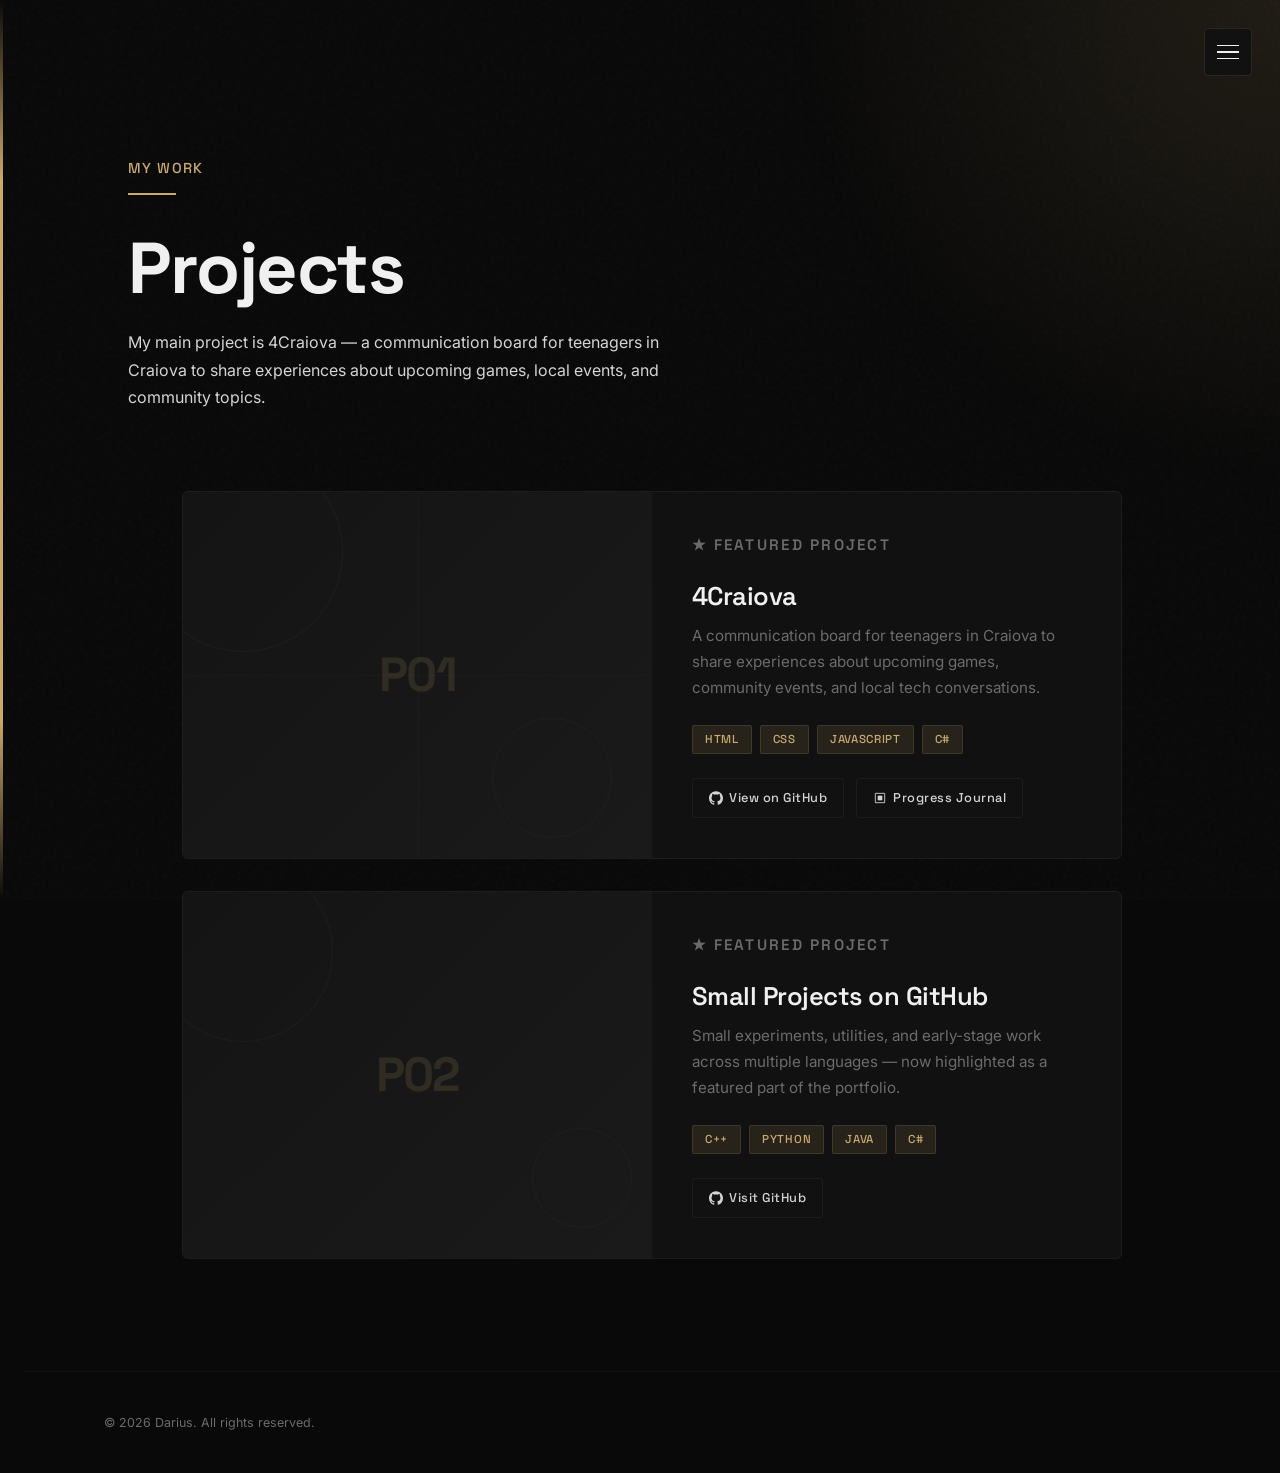
<file: projects.html>
<!DOCTYPE html>
<html lang="en">
<head>
  <meta charset="UTF-8" />
  <meta name="viewport" content="width=device-width, initial-scale=1.0" />
  <title>Projects — Darius</title>
  <link rel="icon" type="image/png" href="favicon.png" />
  <link rel="stylesheet" href="styles.css" />
  <style>
    /* ── Projects page styles ── */

    .page-hero {
      padding: 160px 80px 80px 104px;
      position: relative;
    }

    .page-hero::after {
      content: '';
      position: absolute;
      top: 0; right: 0;
      width: 40%;
      height: 100%;
      background: radial-gradient(ellipse at top right, var(--gold-glow) 0%, transparent 70%);
      pointer-events: none;
    }

    /* Filter bar */
    .filter-bar {
      display: flex;
      gap: 8px;
      flex-wrap: wrap;
      margin-bottom: 48px;
    }
    .filter-btn {
      padding: 8px 18px;
      border: 1px solid var(--border-subtle);
      border-radius: 3px;
      background: transparent;
      color: var(--text-muted);
      font-family: 'Space Grotesk', sans-serif;
      font-size: 0.78rem;
      font-weight: 500;
      letter-spacing: 0.06em;
      text-transform: uppercase;
      cursor: pointer;
      transition: all var(--transition);
    }
    .filter-btn:hover { border-color: var(--border); color: var(--text); }
    .filter-btn.active { border-color: var(--gold); color: var(--gold); background: var(--gold-glow); }

    /* Featured project */
    .featured-project {
      display: grid;
      grid-template-columns: 1fr 1fr;
      gap: 0;
      background: var(--bg-card);
      border: 1px solid var(--border-subtle);
      border-radius: 6px;
      overflow: hidden;
      margin-bottom: 32px;
      transition: border-color var(--transition);
    }
    .featured-project:hover { border-color: var(--border); }

    .featured-visual {
      background: linear-gradient(135deg, #141414 0%, #1a1a1a 100%);
      display: flex;
      align-items: center;
      justify-content: center;
      min-height: 320px;
      position: relative;
      overflow: hidden;
    }

    /* Abstract geometric design for placeholders */
    .visual-geo {
      position: absolute;
      inset: 0;
      overflow: hidden;
    }
    .geo-circle {
      position: absolute;
      border-radius: 50%;
      border: 1px solid var(--border);
    }
    .geo-line {
      position: absolute;
      background: var(--border);
    }

    .visual-label {
      font-family: 'Space Grotesk', sans-serif;
      font-size: 3rem;
      font-weight: 700;
      color: rgba(200,169,110,0.15);
      letter-spacing: -0.04em;
      z-index: 1;
      user-select: none;
    }

    .featured-content {
      padding: 40px;
      display: flex;
      flex-direction: column;
      justify-content: center;
    }
    .featured-badge {
      font-family: 'Space Grotesk', sans-serif;
      font-size: 0.68rem;
      font-weight: 600;
      letter-spacing: 0.15em;
      text-transform: uppercase;
      color: var(--gold);
      margin-bottom: 12px;
    }
    .featured-content h3 {
      font-size: 1.6rem;
      margin-bottom: 12px;
    }
    .featured-content p {
      font-size: 0.95rem;
      color: var(--text-muted);
      margin-bottom: 24px;
    }

    .tag-row {
      display: flex;
      gap: 8px;
      flex-wrap: wrap;
      margin-bottom: 24px;
    }

    .project-links {
      display: flex;
      gap: 12px;
    }
    .project-link {
      display: inline-flex;
      align-items: center;
      gap: 6px;
      font-family: 'Space Grotesk', sans-serif;
      font-size: 0.8rem;
      font-weight: 500;
      letter-spacing: 0.04em;
      color: var(--text);
      padding: 8px 16px;
      border: 1px solid var(--border-subtle);
      border-radius: 3px;
      transition: all var(--transition);
    }
    .project-link:hover { color: var(--gold); border-color: var(--border); }
    .project-link svg { width: 14px; height: 14px; }

    /* Projects grid */
    .projects-grid {
      display: grid;
      grid-template-columns: repeat(auto-fill, minmax(320px, 1fr));
      gap: 20px;
    }

    .project-card {
      background: var(--bg-card);
      border: 1px solid var(--border-subtle);
      border-radius: 6px;
      overflow: hidden;
      transition: all var(--transition);
      display: flex;
      flex-direction: column;
    }
    .project-card:hover { border-color: var(--border); transform: translateY(-4px); }

    .project-thumb {
      height: 160px;
      background: linear-gradient(135deg, #141414 0%, #1c1c1c 100%);
      display: flex;
      align-items: center;
      justify-content: center;
      position: relative;
      overflow: hidden;
    }
    .project-thumb .thumb-label {
      font-family: 'Space Grotesk', sans-serif;
      font-size: 2rem;
      font-weight: 700;
      color: rgba(200,169,110,0.12);
      letter-spacing: -0.04em;
      z-index: 1;
    }
    .thumb-accent {
      position: absolute;
      bottom: 0; left: 0;
      width: 100%; height: 2px;
      background: linear-gradient(90deg, var(--gold) 0%, transparent 100%);
    }

    .project-body { padding: 24px; flex: 1; display: flex; flex-direction: column; }
    .project-body h3 { font-size: 1.1rem; margin-bottom: 8px; }
    .project-body p { font-size: 0.88rem; color: var(--text-muted); flex: 1; margin-bottom: 16px; max-width: 100%; }
    .project-meta {
      display: flex;
      justify-content: space-between;
      align-items: center;
      padding-top: 16px;
      border-top: 1px solid var(--border-subtle);
    }
    .project-year { font-size: 0.75rem; color: var(--text-muted); font-family: 'Space Grotesk', sans-serif; }

    /* Status badge */
    .status {
      display: inline-flex;
      align-items: center;
      gap: 6px;
      font-size: 0.7rem;
      font-family: 'Space Grotesk', sans-serif;
      font-weight: 500;
      letter-spacing: 0.05em;
      text-transform: uppercase;
    }
    .status-dot {
      width: 6px; height: 6px;
      border-radius: 50%;
    }
    .status.live .status-dot { background: #4ade80; box-shadow: 0 0 6px #4ade80; }
    .status.wip .status-dot { background: #fb923c; }
    .status.completed .status-dot { background: var(--gold); }
    .status.live { color: #4ade80; }
    .status.wip { color: #fb923c; }
    .status.completed { color: var(--gold); }

    @media (max-width: 768px) {
      .page-hero { padding: 100px 28px 60px 52px; }
      .featured-project { grid-template-columns: 1fr; }
      .featured-visual { min-height: 200px; }
    }

    .nav-avatar {
      width: 48px; height: 48px;
      border-radius: 50%;
      object-fit: cover;
      object-position: center top;
      filter: grayscale(100%);
      border: 1px solid var(--border);
      margin-bottom: 20px;
      display: block;
    }
  </style>
</head>
<body>

  <div class="rail" aria-hidden="true"></div>
  <div class="nav-overlay" aria-hidden="true"></div>

  <nav class="nav-drawer" aria-label="Main navigation">
    <img src="profile_picture.JPG" alt="Darius profile photo" class="nav-avatar" />
    <p class="nav-label">Navigation</p>
    <ul class="nav-links">
      <li>
        <a href="index.html">
          <svg class="nav-icon" viewBox="0 0 24 24" fill="none" stroke="currentColor" stroke-width="1.5"><path d="M3 9l9-7 9 7v11a2 2 0 01-2 2H5a2 2 0 01-2-2z"/><polyline points="9,22 9,12 15,12 15,22"/></svg>
          <span data-lang="en" class="lang-active">Introduction</span>
          <span data-lang="ro">Introducere</span>
          <span class="nav-number">01</span>
        </a>
      </li>
      <li>
        <a href="projects.html" class="active">
          <svg class="nav-icon" viewBox="0 0 24 24" fill="none" stroke="currentColor" stroke-width="1.5"><rect x="3" y="3" width="7" height="7"/><rect x="14" y="3" width="7" height="7"/><rect x="14" y="14" width="7" height="7"/><rect x="3" y="14" width="7" height="7"/></svg>
          <span data-lang="en" class="lang-active">Projects</span>
          <span data-lang="ro">Proiecte</span>
          <span class="nav-number">02</span>
        </a>
      </li>
      <li>
        <a href="4craiova.html">
          <svg class="nav-icon" viewBox="0 0 24 24" fill="none" stroke="currentColor" stroke-width="1.5"><path d="M12 2l2.9 6.15L22 9.24l-5 4.87L18.18 22 12 18.27 5.82 22 7 14.11 2 9.24l7.1-1.09L12 2z"/></svg>
          <span data-lang="en" class="lang-active">4Craiova</span>
          <span data-lang="ro">4Craiova</span>
          <span class="nav-number">03</span>
        </a>
      </li>
      <li>
        <a href="history.html">
          <svg class="nav-icon" viewBox="0 0 24 24" fill="none" stroke="currentColor" stroke-width="1.5"><polyline points="22 12 18 12 15 21 9 3 6 12 2 12"/></svg>
          <span data-lang="en" class="lang-active">History & CV</span>
          <span data-lang="ro">Istoric & CV</span>
          <span class="nav-number">03</span>
        </a>
      </li>
    </ul>
    <div class="nav-socials">
      <a href="https://github.com/stectorius" title="GitHub" target="_blank" rel="noopener">
        <svg viewBox="0 0 24 24" fill="currentColor" width="18" height="18"><path d="M12 .297c-6.63 0-12 5.373-12 12 0 5.303 3.438 9.8 8.205 11.385.6.113.82-.258.82-.577 0-.285-.01-1.04-.015-2.04-3.338.724-4.042-1.61-4.042-1.61C4.422 18.07 3.633 17.7 3.633 17.7c-1.087-.744.084-.729.084-.729 1.205.084 1.838 1.236 1.838 1.236 1.07 1.835 2.809 1.305 3.495.998.108-.776.417-1.305.76-1.605-2.665-.3-5.466-1.332-5.466-5.93 0-1.31.465-2.38 1.235-3.22-.135-.303-.54-1.523.105-3.176 0 0 1.005-.322 3.3 1.23.96-.267 1.98-.399 3-.405 1.02.006 2.04.138 3 .405 2.28-1.552 3.285-1.23 3.285-1.23.645 1.653.24 2.873.12 3.176.765.84 1.23 1.91 1.23 3.22 0 4.61-2.805 5.625-5.475 5.92.42.36.81 1.096.81 2.22 0 1.606-.015 2.896-.015 3.286 0 .315.21.69.825.57C20.565 22.092 24 17.592 24 12.297c0-6.627-5.373-12-12-12"/></svg>
      </a>
      <a href="#" title="LinkedIn">
        <svg viewBox="0 0 24 24" fill="currentColor" width="18" height="18"><path d="M20.447 20.452h-3.554v-5.569c0-1.328-.027-3.037-1.852-3.037-1.853 0-2.136 1.445-2.136 2.939v5.667H9.351V9h3.414v1.561h.046c.477-.9 1.637-1.85 3.37-1.85 3.601 0 4.267 2.37 4.267 5.455v6.286zM5.337 7.433a2.062 2.062 0 01-2.063-2.065 2.064 2.064 0 112.063 2.065zm1.782 13.019H3.555V9h3.564v11.452zM22.225 0H1.771C.792 0 0 .774 0 1.729v20.542C0 23.227.792 24 1.771 24h20.451C23.2 24 24 23.227 24 22.271V1.729C24 .774 23.2 0 22.222 0h.003z"/></svg>
      </a>
      <a href="#" title="Twitter / X">
        <svg viewBox="0 0 24 24" fill="currentColor" width="18" height="18"><path d="M18.244 2.25h3.308l-7.227 8.26 8.502 11.24H16.17l-5.214-6.817L4.99 21.75H1.68l7.73-8.835L1.254 2.25H8.08l4.713 6.231zm-1.161 17.52h1.833L7.084 4.126H5.117z"/></svg>
      </a>
      <a href="https://www.instagram.com/stectorius" title="Instagram" target="_blank" rel="noopener">
        <svg viewBox="0 0 24 24" width="18" height="18" fill="currentColor"><path d="M7 2h10a5 5 0 015 5v10a5 5 0 01-5 5H7a5 5 0 01-5-5V7a5 5 0 015-5zm5 6.5A4.5 4.5 0 1016.5 13 4.5 4.5 0 0012 8.5zm6.8-3.6a1.08 1.08 0 11-1.08-1.08A1.08 1.08 0 0118.8 4.9z"/></svg>
      </a>
      <a href="https://www.tiktok.com/@stectorius" title="TikTok" target="_blank" rel="noopener">
        <svg viewBox="0 0 24 24" width="18" height="18" fill="currentColor"><path d="M17 3v9.1a4 4 0 11-4-4V3a7 7 0 006 0z"/></svg>
      </a>
      <a href="mailto:contact@stectorius.dev" title="Email">
        <svg viewBox="0 0 24 24" width="18" height="18" fill="currentColor"><path d="M4 4h16v12H4z"/><path d="M22 6l-10 7L2 6" fill="none" stroke="currentColor" stroke-width="0.5"/></svg>
      </a>
      <a href="tel:+40763100288" title="Phone">
        <svg viewBox="0 0 24 24" width="18" height="18" fill="currentColor"><path d="M6.6 10.2a15.05 15.05 0 006.2 6.2l2.2-2.2a1 1 0 011.1-.2c1.2.5 2.6.8 4 .8a1 1 0 011 1V20a1 1 0 01-1 1A17 17 0 013 4a1 1 0 011-1h2.7a1 1 0 011 1c0 1.4.3 2.8.8 4a1 1 0 01-.2 1.1L6.6 10.2z"/></svg>
      </a>
    </div>
    <div class="lang-switch">
      <button class="lang-btn" data-lang-btn="en">EN</button>
      <button class="lang-btn" data-lang-btn="ro">RO</button>
    </div>
  </nav>

  <button class="menu-toggle" aria-label="Toggle menu">
    <span></span><span></span><span></span>
  </button>

  <div class="page-wrapper">

    <!-- Page Header -->
    <header class="page-hero">
      <h4 class="reveal">
        <span data-lang="en" class="lang-active">My Work</span>
        <span data-lang="ro">Munca Mea</span>
      </h4>
      <div class="gold-divider reveal" style="transition-delay:0.1s"></div>
      <h1 class="reveal" style="transition-delay:0.1s">
        <span data-lang="en" class="lang-active">Projects</span>
        <span data-lang="ro">Proiecte</span>
      </h1>
      <p class="reveal" style="margin-top:20px; max-width:560px; transition-delay:0.2s">
        <span data-lang="en" class="lang-active">
          My main project is 4Craiova — a communication board for teenagers in Craiova to share
          experiences about upcoming games, local events, and community topics.
        </span>
        <span data-lang="ro">
          Principalul meu proiect este 4Craiova — un panou de comunicare pentru adolescenți din Craiova,
          pentru a împărtăși experiențe despre jocuri viitoare, evenimente locale și subiecte de comunitate.
        </span>
      </p>
    </header>

    <section class="section" style="padding-top: 0;">

      <!-- Filter bar -->
      <!-- Featured Project -->
      <div class="featured-project reveal">
        <div class="featured-visual">
          <div class="visual-geo" aria-hidden="true">
            <div class="geo-circle" style="width:200px;height:200px;top:-40px;left:-40px;opacity:0.4;"></div>
            <div class="geo-circle" style="width:120px;height:120px;bottom:20px;right:40px;opacity:0.3;"></div>
            <div class="geo-line" style="width:1px;height:100%;left:50%;opacity:0.2;"></div>
            <div class="geo-line" style="height:1px;width:100%;top:50%;opacity:0.2;"></div>
          </div>
          <span class="visual-label">P01</span>
        </div>
        <div class="featured-content">
          <p class="featured-badge">
            ★ <span data-lang="en" class="lang-active">Featured Project</span>
            <span data-lang="ro">Proiect Recomandat</span>
          </p>
          <h3>
            <span data-lang="en" class="lang-active">4Craiova</span>
            <span data-lang="ro">4Craiova</span>
          </h3>
          <p>
            <span data-lang="en" class="lang-active">
              A communication board for teenagers in Craiova to share experiences about upcoming games,
              community events, and local tech conversations.
            </span>
            <span data-lang="ro">
              Un panou de comunicare pentru adolescenți din Craiova pentru a împărtăși experiențe despre jocuri viitoare,
              evenimente comunitare și discuții despre tehnologie.
            </span>
          </p>
          <div class="tag-row">
            <span class="tag">HTML</span>
            <span class="tag">CSS</span>
            <span class="tag">JavaScript</span>
            <span class="tag">C#</span>
          </div>
          <div class="project-links">
            <a href="https://github.com/stectorius/4craiova" class="project-link" target="_blank" rel="noopener">
              <svg viewBox="0 0 24 24" fill="currentColor"><path d="M12 .297c-6.63 0-12 5.373-12 12 0 5.303 3.438 9.8 8.205 11.385.6.113.82-.258.82-.577 0-.285-.01-1.04-.015-2.04-3.338.724-4.042-1.61-4.042-1.61C4.422 18.07 3.633 17.7 3.633 17.7c-1.087-.744.084-.729.084-.729 1.205.084 1.838 1.236 1.838 1.236 1.07 1.835 2.809 1.305 3.495.998.108-.776.417-1.305.76-1.605-2.665-.3-5.466-1.332-5.466-5.93 0-1.31.465-2.38 1.235-3.22-.135-.303-.54-1.523.105-3.176 0 0 1.005-.322 3.3 1.23.96-.267 1.98-.399 3-.405 1.02.006 2.04.138 3 .405 2.28-1.552 3.285-1.23 3.285-1.23.645 1.653.24 2.873.12 3.176.765.84 1.23 1.91 1.23 3.22 0 4.61-2.805 5.625-5.475 5.92.42.36.81 1.096.81 2.22 0 1.606-.015 2.896-.015 3.286 0 .315.21.69.825.57C20.565 22.092 24 17.592 24 12.297c0-6.627-5.373-12-12-12"/></svg>
              <span data-lang="en" class="lang-active">View on GitHub</span>
              <span data-lang="ro">Vezi pe GitHub</span>
            </a>
            <a href="4craiova.html" class="project-link">
              <svg viewBox="0 0 24 24" fill="currentColor"><path d="M4 4h16v16H4z" fill="none" stroke="currentColor" stroke-width="1.5"/><path d="M8 8h8v8H8z"/></svg>
              <span data-lang="en" class="lang-active">Progress Journal</span>
              <span data-lang="ro">Jurnal Progres</span>
            </a>
          </div>
        </div>
      </div>

      <div class="featured-project reveal" style="margin-top: 32px;">
        <div class="featured-visual">
          <div class="visual-geo" aria-hidden="true">
            <div class="geo-circle" style="width:180px;height:180px;top:-30px;left:-30px;opacity:0.35;"></div>
            <div class="geo-circle" style="width:100px;height:100px;bottom:30px;right:20px;opacity:0.25;"></div>
          </div>
          <span class="visual-label">P02</span>
        </div>
        <div class="featured-content">
          <p class="featured-badge">
            ★ <span data-lang="en" class="lang-active">Featured Project</span>
            <span data-lang="ro">Proiect Recomandat</span>
          </p>
          <h3>
            <span data-lang="en" class="lang-active">Small Projects on GitHub</span>
            <span data-lang="ro">Proiecte Mici pe GitHub</span>
          </h3>
          <p>
            <span data-lang="en" class="lang-active">
              Small experiments, utilities, and early-stage work across multiple languages — now highlighted as a featured part of the portfolio.
            </span>
            <span data-lang="ro">
              Experimente mici, utilitare și proiecte în stadiu incipient în mai multe limbaje — acum evidențiate ca parte recomandată a portofoliului.
            </span>
          </p>
          <div class="tag-row">
            <span class="tag">C++</span>
            <span class="tag">Python</span>
            <span class="tag">Java</span>
            <span class="tag">C#</span>
          </div>
          <div class="project-links">
            <a href="https://github.com/stectorius" class="project-link" target="_blank" rel="noopener">
              <svg viewBox="0 0 24 24" fill="currentColor"><path d="M12 .297c-6.63 0-12 5.373-12 12 0 5.303 3.438 9.8 8.205 11.385.6.113.82-.258.82-.577 0-.285-.01-1.04-.015-2.04-3.338.724-4.042-1.61-4.042-1.61C4.422 18.07 3.633 17.7 3.633 17.7c-1.087-.744.084-.729.084-.729 1.205.084 1.838 1.236 1.838 1.236 1.07 1.835 2.809 1.305 3.495.998.108-.776.417-1.305.76-1.605-2.665-.3-5.466-1.332-5.466-5.93 0-1.31.465-2.38 1.235-3.22-.135-.303-.54-1.523.105-3.176 0 0 1.005-.322 3.3 1.23.96-.267 1.98-.399 3-.405 1.02.006 2.04.138 3 .405 2.28-1.552 3.285-1.23 3.285-1.23.645 1.653.24 2.873.12 3.176.765.84 1.23 1.91 1.23 3.22 0 4.61-2.805 5.625-5.475 5.92.42.36.81 1.096.81 2.22 0 1.606-.015 2.896-.015 3.286 0 .315.21.69.825.57C20.565 22.092 24 17.592 24 12.297c0-6.627-5.373-12-12-12"/></svg>
              <span data-lang="en" class="lang-active">Visit GitHub</span>
              <span data-lang="ro">Vizitează GitHub</span>
            </a>
          </div>
        </div>
      </div>

    </section>

    <footer style="padding: 40px 80px; border-top: 1px solid var(--border-subtle);">
      <p style="font-size: 0.78rem; color: var(--text-muted); max-width: 100%;">
        <span data-lang="en" class="lang-active">© 2026 Darius. All rights reserved.</span>
        <span data-lang="ro">© 2026 Darius. Toate drepturile rezervate.</span>
      </p>
    </footer>

  </div>

  <script src="main.js"></script>
  <script>
    // Filter buttons (visual only — extend with real filtering if needed)
    document.querySelectorAll('.filter-btn').forEach(btn => {
      btn.addEventListener('click', () => {
        document.querySelectorAll('.filter-btn').forEach(b => b.classList.remove('active'));
        btn.classList.add('active');
      });
    });
  </script>
</body>
</html>
</file>
<file: styles.css>
/* ============================================================
   GORUN HECTOR DARIUS ȘTEFAN — Portfolio Stylesheet
   ============================================================ */

@import url('https://fonts.googleapis.com/css2?family=Space+Grotesk:wght@300;400;500;600;700&family=Inter:wght@300;400;500;600&display=swap');

/* ── Reset & Base ── */
*, *::before, *::after { box-sizing: border-box; margin: 0; padding: 0; }

:root {
  --bg:           #090909;
  --bg-card:      #111111;
  --bg-raised:    #181818;
  --gold:         #c8a96e;
  --gold-dim:     #8a7249;
  --gold-glow:    rgba(200, 169, 110, 0.12);
  --text:         #d4d4d4;
  --text-muted:   #6b6b6b;
  --text-heading: #f0f0f0;
  --border:       rgba(200, 169, 110, 0.15);
  --border-subtle: rgba(255,255,255,0.05);
  --rail-w:       3px;
  --nav-w:        320px;
  --transition:   0.35s cubic-bezier(0.4, 0, 0.2, 1);
}

html { scroll-behavior: smooth; font-size: 16px; }

body {
  background: var(--bg);
  color: var(--text);
  font-family: 'Inter', sans-serif;
  font-weight: 400;
  line-height: 1.7;
  min-height: 100vh;
  overflow-x: hidden;
}

/* Subtle noise texture overlay */
body::before {
  content: '';
  position: fixed;
  inset: 0;
  background-image: url("data:image/svg+xml,%3Csvg viewBox='0 0 256 256' xmlns='http://www.w3.org/2000/svg'%3E%3Cfilter id='noise'%3E%3CfeTurbulence type='fractalNoise' baseFrequency='0.9' numOctaves='4' stitchTiles='stitch'/%3E%3C/filter%3E%3Crect width='100%25' height='100%25' filter='url(%23noise)' opacity='0.04'/%3E%3C/svg%3E");
  pointer-events: none;
  z-index: 0;
  opacity: 0.6;
}

/* ── Typography ── */
h1, h2, h3, h4 {
  font-family: 'Space Grotesk', sans-serif;
  color: var(--text-heading);
  line-height: 1.15;
  letter-spacing: -0.02em;
}

h1 { font-size: clamp(2.4rem, 6vw, 4.5rem); font-weight: 700; }
h2 { font-size: clamp(1.6rem, 3.5vw, 2.4rem); font-weight: 600; }
h3 { font-size: clamp(1.1rem, 2vw, 1.4rem); font-weight: 600; }
h4 { font-size: 0.9rem; font-weight: 500; letter-spacing: 0.08em; text-transform: uppercase; color: var(--gold); }

p { max-width: 65ch; }
a { color: var(--gold); text-decoration: none; transition: color var(--transition); }
a:hover { color: #e0c48a; }

/* ── Golden Rail (signature element) ── */
.rail {
  position: fixed;
  left: 0; top: 0; bottom: 0;
  width: var(--rail-w);
  background: linear-gradient(
    to bottom,
    transparent 0%,
    var(--gold) 20%,
    var(--gold) 80%,
    transparent 100%
  );
  z-index: 50;
  pointer-events: none;
}

/* ── Hamburger / Menu Toggle ── */
.menu-toggle {
  position: fixed;
  top: 28px;
  right: 28px;
  z-index: 200;
  width: 48px; height: 48px;
  background: var(--bg-card);
  border: 1px solid var(--border);
  border-radius: 4px;
  cursor: pointer;
  display: flex;
  flex-direction: column;
  align-items: center;
  justify-content: center;
  gap: 5px;
  transition: border-color var(--transition), background var(--transition);
}
.menu-toggle:hover { border-color: var(--gold); background: var(--bg-raised); }

.menu-toggle span {
  display: block;
  width: 22px; height: 1.5px;
  background: var(--text-heading);
  transition: transform var(--transition), opacity var(--transition);
  transform-origin: center;
}
.menu-open .menu-toggle span:nth-child(1) { transform: translateY(6.5px) rotate(45deg); }
.menu-open .menu-toggle span:nth-child(2) { opacity: 0; transform: scaleX(0); }
.menu-open .menu-toggle span:nth-child(3) { transform: translateY(-6.5px) rotate(-45deg); }

/* ── Side Navigation Drawer ── */
.nav-drawer {
  position: fixed;
  top: 0; right: 0;
  width: var(--nav-w);
  height: 100%;
  background: #0d0d0d;
  border-left: 1px solid var(--border);
  z-index: 150;
  transform: translateX(100%);
  transition: transform var(--transition);
  display: flex;
  flex-direction: column;
  padding: 80px 40px 40px;
  overflow-y: auto;
}
.menu-open .nav-drawer { transform: translateX(0); }

.nav-overlay {
  position: fixed;
  inset: 0;
  background: rgba(0,0,0,0.6);
  backdrop-filter: blur(4px);
  z-index: 140;
  opacity: 0;
  pointer-events: none;
  transition: opacity var(--transition);
}
.menu-open .nav-overlay { opacity: 1; pointer-events: all; }

.nav-label {
  font-family: 'Space Grotesk', sans-serif;
  font-size: 0.7rem;
  font-weight: 500;
  letter-spacing: 0.15em;
  text-transform: uppercase;
  color: var(--gold);
  margin-bottom: 32px;
}

.nav-links { list-style: none; flex: 1; }
.nav-links li { margin-bottom: 8px; }

.nav-links a {
  display: flex;
  align-items: center;
  gap: 16px;
  padding: 14px 16px;
  border-radius: 4px;
  font-family: 'Space Grotesk', sans-serif;
  font-size: 1.05rem;
  font-weight: 500;
  color: var(--text);
  border: 1px solid transparent;
  transition: all var(--transition);
}
.nav-links a:hover,
.nav-links a.active {
  color: var(--text-heading);
  border-color: var(--border);
  background: var(--bg-raised);
}
.nav-links a.active { color: var(--gold); border-color: var(--border); }

.nav-links a .nav-icon {
  width: 20px; height: 20px;
  opacity: 0.6;
  flex-shrink: 0;
}
.nav-links a:hover .nav-icon,
.nav-links a.active .nav-icon { opacity: 1; }

.nav-number {
  font-size: 0.7rem;
  color: var(--text-muted);
  margin-left: auto;
  font-family: 'Space Grotesk', sans-serif;
}

.nav-socials {
  display: flex;
  gap: 12px;
  margin-top: 40px;
  padding-top: 32px;
  border-top: 1px solid var(--border-subtle);
}
.nav-socials a {
  width: 38px; height: 38px;
  display: flex; align-items: center; justify-content: center;
  border: 1px solid var(--border-subtle);
  border-radius: 4px;
  color: var(--text-muted);
  transition: all var(--transition);
}
.nav-socials a:hover { color: var(--gold); border-color: var(--border); }

/* Language Switcher */
.lang-switch {
  display: flex;
  gap: 6px;
  margin-top: 20px;
}
.lang-btn {
  padding: 6px 14px;
  border: 1px solid var(--border-subtle);
  border-radius: 3px;
  background: transparent;
  color: var(--text-muted);
  font-family: 'Space Grotesk', sans-serif;
  font-size: 0.75rem;
  font-weight: 500;
  letter-spacing: 0.08em;
  cursor: pointer;
  transition: all var(--transition);
}
.lang-btn:hover { color: var(--text-heading); border-color: var(--border); }
.lang-btn.active { color: var(--gold); border-color: var(--gold); background: var(--gold-glow); }

/* ── Page Layout ── */
.page-wrapper {
  position: relative;
  z-index: 1;
  padding-left: 24px; /* clear rail */
}

/* ── Section Base ── */
.section {
  padding: 120px 80px 80px;
  max-width: 1100px;
  margin: 0 auto;
}

/* ── Tags / Chips ── */
.tag {
  display: inline-block;
  padding: 4px 12px;
  border: 1px solid var(--border);
  border-radius: 2px;
  font-size: 0.72rem;
  font-weight: 500;
  letter-spacing: 0.06em;
  text-transform: uppercase;
  color: var(--gold);
  background: var(--gold-glow);
  font-family: 'Space Grotesk', sans-serif;
}

/* ── Cards ── */
.card {
  background: var(--bg-card);
  border: 1px solid var(--border-subtle);
  border-radius: 6px;
  padding: 32px;
  transition: border-color var(--transition), transform var(--transition);
}
.card:hover { border-color: var(--border); transform: translateY(-3px); }

/* ── Divider ── */
.gold-divider {
  width: 48px; height: 2px;
  background: var(--gold);
  margin: 16px 0 32px;
}

/* ── Scroll Fade-In Animation ── */
.reveal {
  opacity: 0;
  transform: translateY(28px);
  transition: opacity 0.65s ease, transform 0.65s ease;
}
.reveal.visible {
  opacity: 1;
  transform: translateY(0);
}

/* ── Responsive ── */
@media (max-width: 768px) {
  .section { padding: 80px 28px 60px; }
  :root { --nav-w: 100vw; }
}

@media (prefers-reduced-motion: reduce) {
  *, *::before, *::after { transition-duration: 0.01ms !important; animation-duration: 0.01ms !important; }
}

/* ── Translation Utility ── */
[data-lang] { display: none; }
[data-lang].lang-active { display: block; }
span[data-lang].lang-active { display: inline; }
</file>
